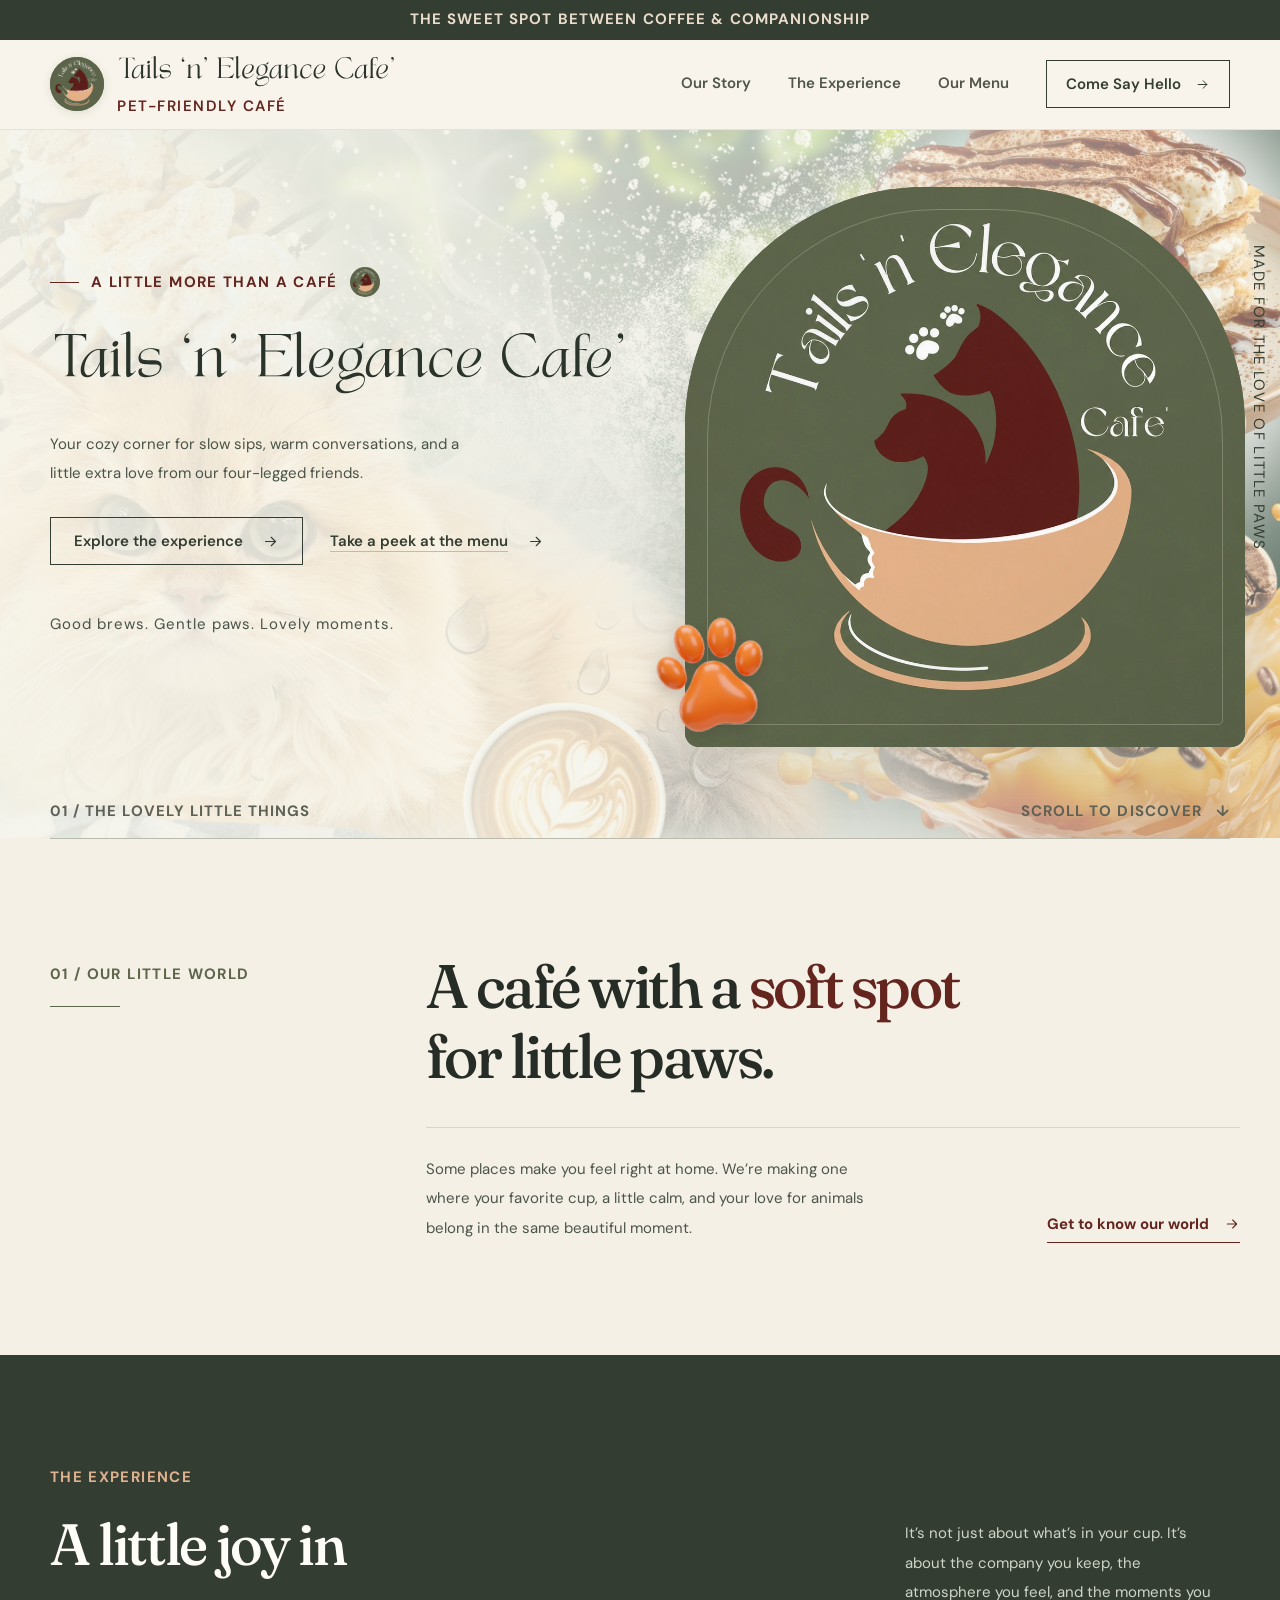
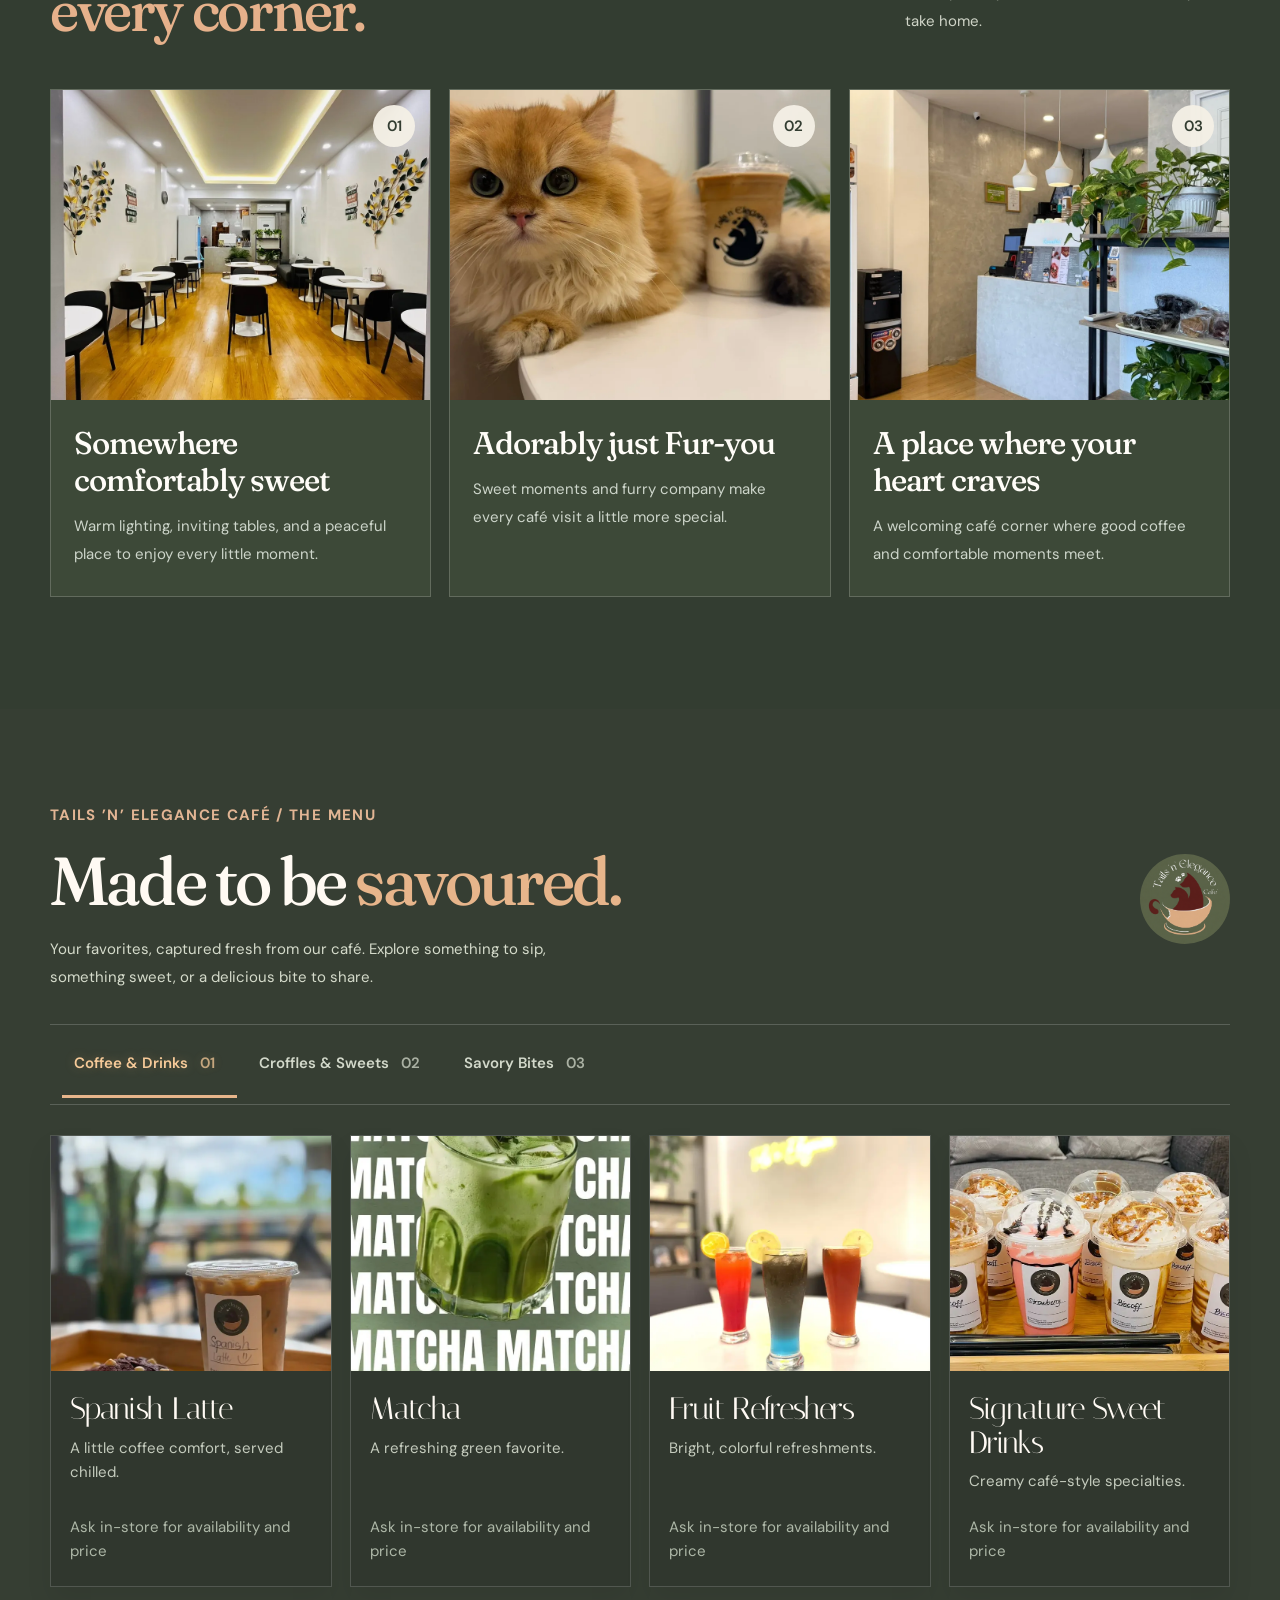
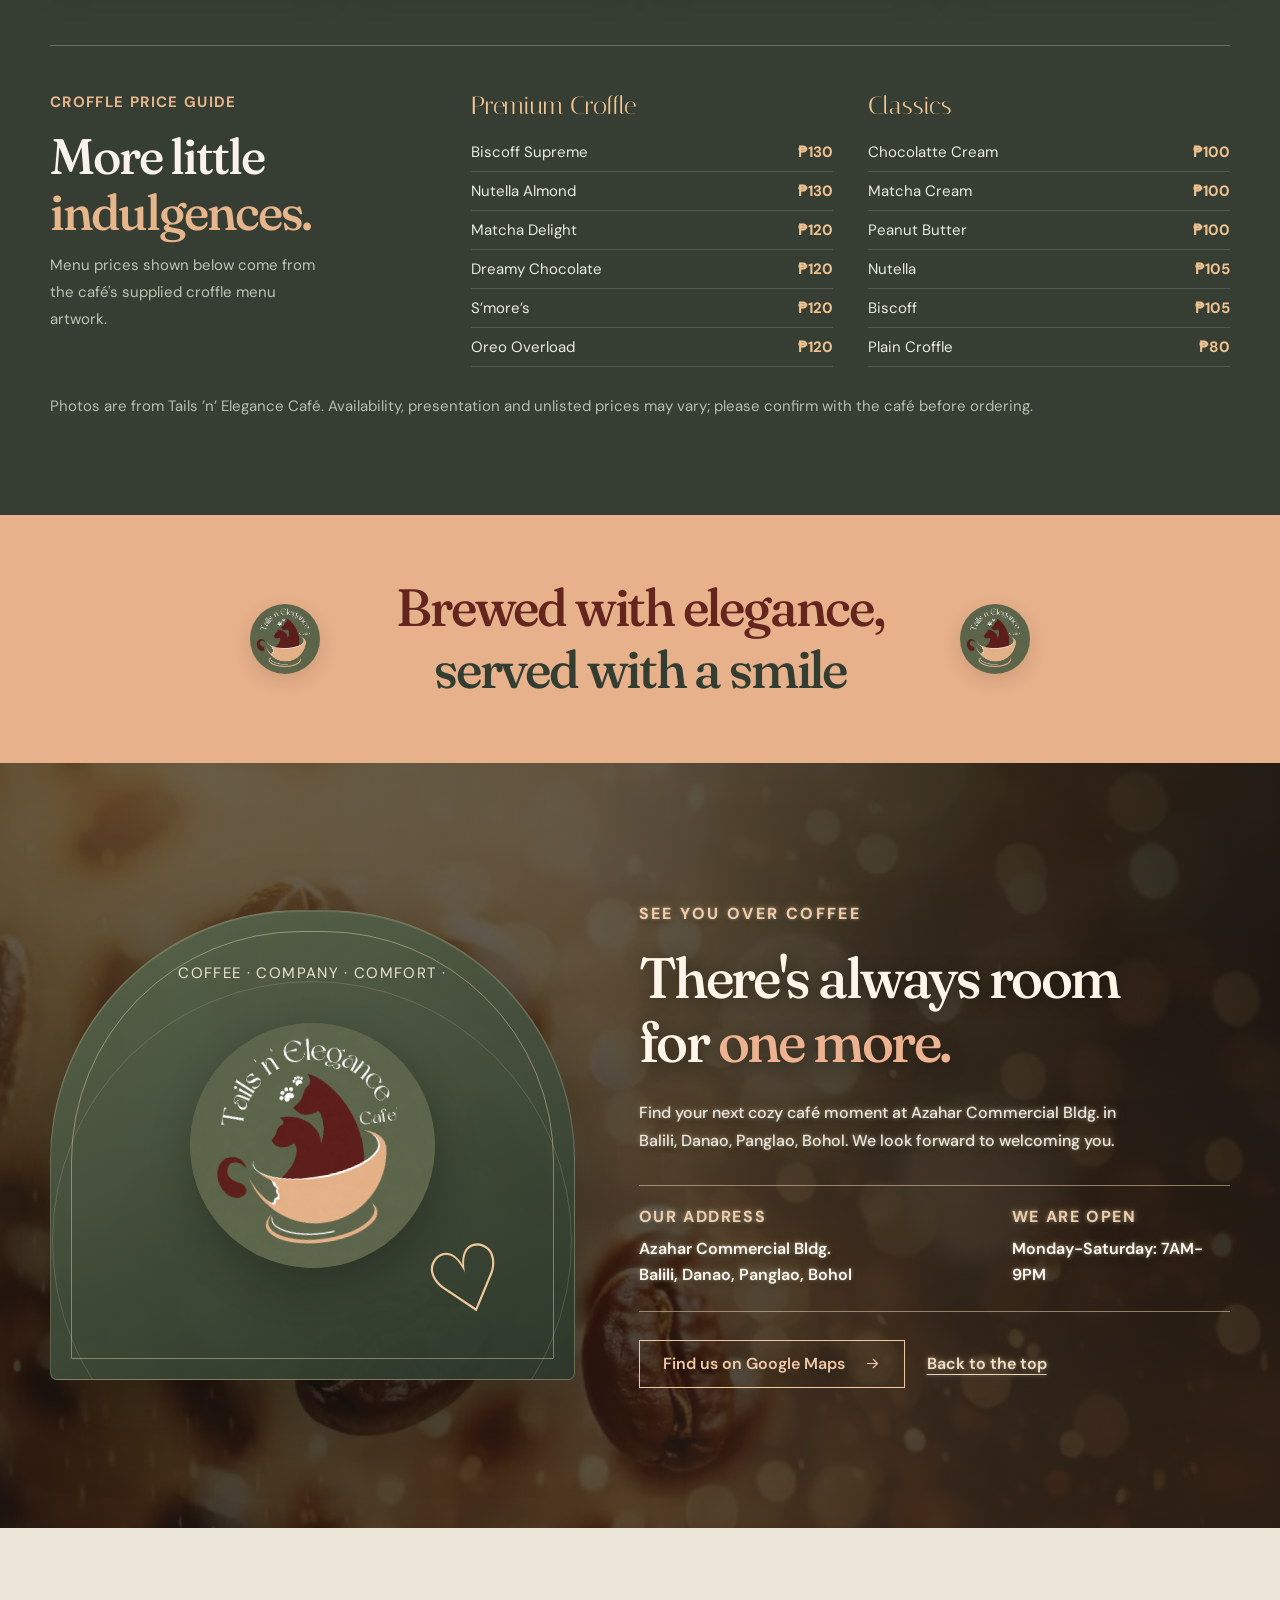
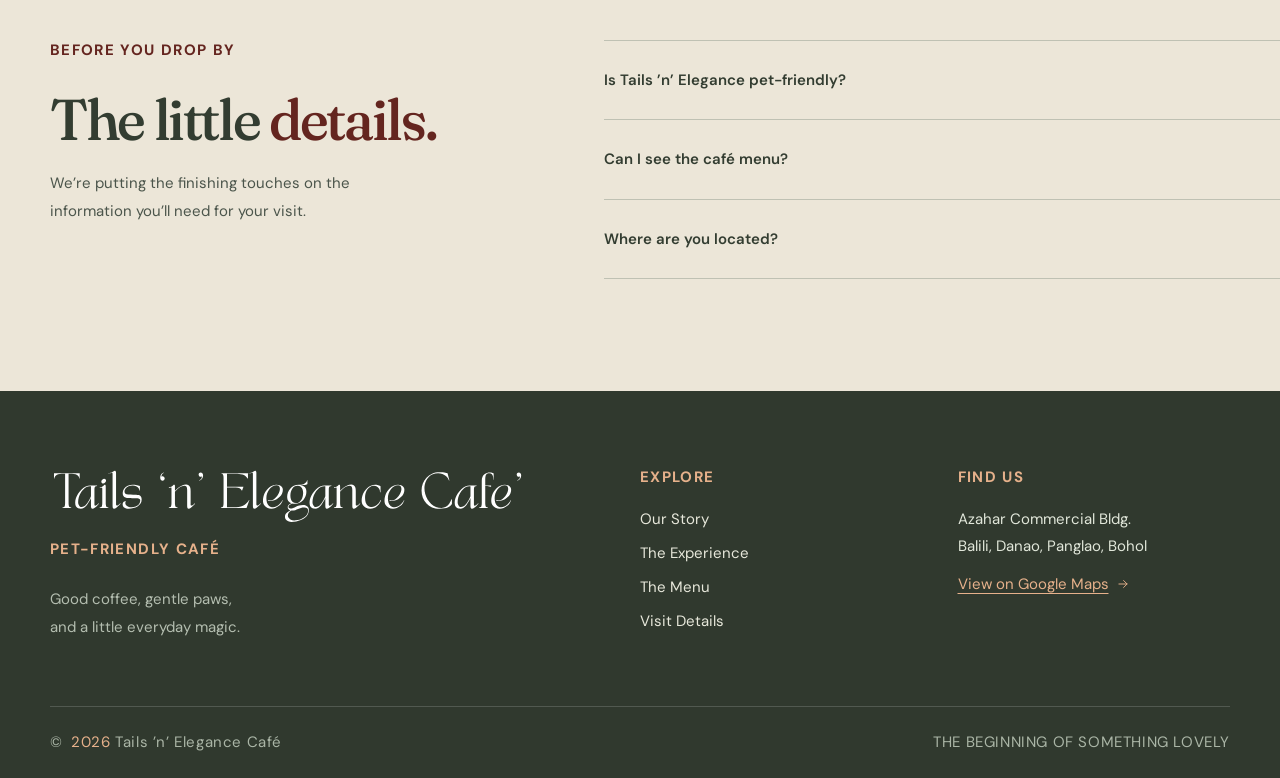
<file: index.html>
<!doctype html>
<html lang="en">
<head>
  <meta charset="utf-8" />
  <meta name="viewport" content="width=device-width, initial-scale=1" />
  <meta name="theme-color" content="#586348" />
  <meta name="description" content="Explore Tails ’n’ Elegance Café, a pet-friendly café at Azahar Commercial Bldg., Balili, Danao, Panglao, Bohol. Open Monday–Saturday, 7 AM–9 PM." />
  <title>Tails ’n’ Elegance Café | Pet-Friendly Café in Panglao, Bohol</title>
  <meta name="robots" content="index, follow, max-image-preview:large" />
  <link rel="canonical" href="https://jenu11.github.io/tails-n-elegance-cafe/" />
  <meta property="og:type" content="website" />
  <meta property="og:locale" content="en_PH" />
  <meta property="og:site_name" content="Tails ’n’ Elegance Café" />
  <meta property="og:title" content="Tails ’n’ Elegance Café | Pet-Friendly Café in Panglao, Bohol" />
  <meta property="og:description" content="Explore Tails ’n’ Elegance Café, a pet-friendly café at Azahar Commercial Bldg., Balili, Danao, Panglao, Bohol. Open Monday–Saturday, 7 AM–9 PM." />
  <meta property="og:url" content="https://jenu11.github.io/tails-n-elegance-cafe/" />
  <meta property="og:image" content="https://jenu11.github.io/tails-n-elegance-cafe/assets/tec-banner-original.jpg" />
  <meta property="og:image:alt" content="Tails ’n’ Elegance Café in Panglao, Bohol" />
  <meta name="twitter:card" content="summary_large_image" />
  <meta name="twitter:title" content="Tails ’n’ Elegance Café | Pet-Friendly Café in Panglao, Bohol" />
  <meta name="twitter:description" content="Explore Tails ’n’ Elegance Café, a pet-friendly café at Azahar Commercial Bldg., Balili, Danao, Panglao, Bohol. Open Monday–Saturday, 7 AM–9 PM." />
  <meta name="twitter:image" content="https://jenu11.github.io/tails-n-elegance-cafe/assets/tec-banner-original.jpg" />
  <link rel="icon" href="assets/tails-n-elegance-logo.webp" type="image/webp" />
  <link rel="preconnect" href="https://fonts.googleapis.com" />
  <link rel="preconnect" href="https://fonts.gstatic.com" crossorigin />
  <link href="https://fonts.googleapis.com/css2?family=Bodoni+Moda:wght@400;500;600&family=DM+Sans:wght@400;450;500;600;700&family=Fraunces:opsz,wght@9..144,400..700&family=Great+Vibes&family=Italiana&display=swap" rel="stylesheet" />
  <link rel="stylesheet" href="styles.css?v=unified-svg-wordmarks-20261104" />
  <script src="script.js?v=visit-cinematic-20261028" defer></script>
  <script type="application/ld+json">
  {"@context":"https://schema.org","@type":"CafeOrCoffeeShop","@id":"https://jenu11.github.io/tails-n-elegance-cafe/#cafe","name":"Tails ’n’ Elegance Café","url":"https://jenu11.github.io/tails-n-elegance-cafe/","image":"https://jenu11.github.io/tails-n-elegance-cafe/assets/tec-banner-original.jpg","description":"Pet-friendly café in Panglao, Bohol.","address":{"@type":"PostalAddress","streetAddress":"Azahar Commercial Bldg., Balili, Danao","addressLocality":"Panglao","addressRegion":"Bohol","addressCountry":"PH"},"openingHoursSpecification":[{"@type":"OpeningHoursSpecification","dayOfWeek":["https://schema.org/Monday","https://schema.org/Tuesday","https://schema.org/Wednesday","https://schema.org/Thursday","https://schema.org/Friday","https://schema.org/Saturday"],"opens":"07:00","closes":"21:00"}]}
  </script>
</head>
<body>
  <svg xmlns="http://www.w3.org/2000/svg" class="sprite" aria-hidden="true" focusable="false">
        <symbol id="i-arrow" viewBox="0 0 24 24"><path d="M5 12h14m-6-6 6 6-6 6" fill="none" stroke="currentColor" stroke-width="1.6" stroke-linecap="round" stroke-linejoin="round"/></symbol>
    <symbol id="i-cup" viewBox="0 0 64 64"><path d="M10 22h32v17a15 15 0 0 1-15 15h-2a15 15 0 0 1-15-15V22Zm32 3h5c12 0 11 17-5 17M7 57h42M21 15c-5-5 4-9 0-13m13 13c-5-5 4-9 0-13" fill="none" stroke="currentColor" stroke-width="2.5" stroke-linecap="round" stroke-linejoin="round"/></symbol>
    <symbol id="i-heart" viewBox="0 0 64 64"><path d="M32 55 9 32C-5 18 16-1 32 18 48-1 69 18 55 32L32 55Z" fill="none" stroke="currentColor" stroke-width="2.8" stroke-linejoin="round"/></symbol>
    <symbol id="i-leaf" viewBox="0 0 64 64"><path d="M56 6C28 7 8 13 9 38c0 12 12 19 23 15C51 47 56 24 56 6ZM8 58c7-15 20-27 36-34" stroke="currentColor" fill="none" stroke-width="2.6" stroke-linecap="round" stroke-linejoin="round"/></symbol>
  </svg>
  <a class="skip-link" href="#main">Skip to content</a>
  <div class="announcement">THE SWEET SPOT BETWEEN COFFEE & COMPANIONSHIP</div>
  <header class="site-header" id="top">
    <div class="shell nav-inner">
      <a class="brand" href="#top" aria-label="Tails 'n' Elegance Cafe, back to top">
        <span class="brand-icon"><img class="brand-logo-image" src="assets/tails-n-elegance-logo.webp" alt="" width="60" height="60" loading="lazy" decoding="async" /></span>
        <span class="brand-wordmark"><span class="brand-name"><img class="brand-name-art" src="assets/te-cafe-main-heading.svg" alt="" aria-hidden="true" width="848" height="116" /><span class="brand-text-accessible">Tails 'n' Elegance Cafe</span></span><small>PET-FRIENDLY CAFÉ</small></span>
      </a>
      <button type="button" class="menu-toggle" aria-label="Open navigation menu" aria-expanded="false" aria-controls="navigation">
        <span></span><span></span><span></span>
      </button>
      <nav class="nav-links" id="navigation" aria-label="Main navigation">
        <a href="#about">Our Story</a>
        <a href="#experience">The Experience</a>
        <a href="#menu">Our Menu</a>
        <a class="nav-cta" href="#visit">Come Say Hello <svg aria-hidden="true"><use href="#i-arrow"/></svg></a>
      </nav>
    </div>
  </header>
  <main id="main">
    <section class="hero" aria-labelledby="hero-title">
      <div class="shell hero-grid">
        <div class="hero-copy">
          <p class="eyebrow"><span class="eyebrow-dash"></span> A LITTLE MORE THAN A CAFÉ <img class="eyebrow-logo" src="assets/tails-n-elegance-logo.webp" alt="" width="30" height="30" loading="lazy" decoding="async" /></p>
          <h1 id="hero-title" class="hero-svg-heading"><img class="hero-svg-heading-art" src="assets/te-cafe-main-heading.svg" alt="Tails 'n' Elegance Café" width="848" height="116" decoding="async" /></h1>
          <p class="hero-description">Your cozy corner for slow sips, warm conversations, and a little extra love from our four-legged friends.</p>
          <div class="hero-actions">
            <a class="btn btn-primary" href="#experience">Explore the experience <svg aria-hidden="true"><use href="#i-arrow"/></svg></a>
            <a class="btn btn-link" href="#menu">Take a peek at the menu <svg aria-hidden="true"><use href="#i-arrow"/></svg></a>
          </div>
          <div class="hero-footnote"><span>Good brews. Gentle paws. Lovely moments.</span></div>
        </div>
        <div class="hero-art-wrap">
          <div class="hero-art">
            <div class="hero-logo-halo"></div>
            <img src="assets/tails-n-elegance-logo.webp" alt="Tails ’n’ Elegance Café brand logo featuring a cat and a dog nestled in a coffee cup, with white paw prints" fetchpriority="high" width="1050" height="1050" />
            <span class="hero-outline" aria-hidden="true"></span>
          </div>
          <div class="hero-paw-stamp" aria-hidden="true"><img src="assets/orange-paw-stamp.png" alt="" width="731" height="740" loading="lazy" decoding="async" /></div>
          <div class="hero-orbit-copy" aria-hidden="true">MADE FOR THE LOVE OF LITTLE PAWS</div>
        </div>
      </div>
      <div class="hero-bottom shell"><span>01 / THE LOVELY LITTLE THINGS</span><span class="hero-scroll-note">SCROLL TO DISCOVER <span aria-hidden="true">↓</span></span></div>
    </section>
    <div class="hero-section-divider shell" aria-hidden="true"></div>
    <section class="intro section-pad" id="about" aria-labelledby="about-title">
      <div class="shell intro-grid">
        <div class="section-index"><span>01 / OUR LITTLE WORLD</span><div class="index-line"></div></div>
        <div class="intro-content"><h2 id="about-title">A café with a <em>soft spot</em><br>for little paws.</h2><div class="intro-bottom"><p>Some places make you feel right at home. We’re making one where your favorite cup, a little calm, and your love for animals belong in the same beautiful moment.</p><a class="inline-link" href="#experience">Get to know our world <svg aria-hidden="true"><use href="#i-arrow"/></svg></a></div></div>
      </div>
    </section>
    <section class="values section-pad" id="experience" aria-labelledby="experience-title">
      <div class="shell">
        <div class="section-heading"><div><p class="eyebrow eyebrow-light">THE EXPERIENCE</p><h2 id="experience-title">A little joy in<br><em>every corner.</em></h2></div><p>It’s not just about what’s in your cup. It’s about the company you keep, the atmosphere you feel, and the moments you take home.</p></div>
        <div class="feature-grid">
          <article class="feature-card feature-card-photo">
            <div class="feature-photo"><img src="assets/experience-sweet.webp" alt="Bright and welcoming Tails ’n’ Elegance Café seating area with warm wood floors and cozy lighting" width="960" height="1280" loading="lazy" decoding="async" /><span class="feature-count">01</span></div>
            <div class="feature-card-copy"><h3>Somewhere comfortably sweet</h3><p>Warm lighting, inviting tables, and a peaceful place to enjoy every little moment.</p></div>
          </article>
          <article class="feature-card feature-card-photo">
            <div class="feature-photo"><img src="assets/experience-fur-you.webp" alt="Fluffy ginger cat relaxing beside a Tails ’n’ Elegance Café drink" width="960" height="1280" loading="lazy" decoding="async" /><span class="feature-count">02</span></div>
            <div class="feature-card-copy"><h3>Adorably just Fur-you</h3><p>Sweet moments and furry company make every café visit a little more special.</p></div>
          </article>
          <article class="feature-card feature-card-photo">
            <div class="feature-photo"><img src="assets/experience-heart-craves.webp" alt="Tails ’n’ Elegance Café service counter with pendant lights and greenery" width="960" height="1280" loading="lazy" decoding="async" /><span class="feature-count">03</span></div>
            <div class="feature-card-copy"><h3>A place where your heart craves</h3><p>A welcoming café corner where good coffee and comfortable moments meet.</p></div>
          </article>
        </div>
      </div>
    </section>
    <section class="menu-section section-pad" id="menu" aria-labelledby="menu-title">
      <div class="shell cafe-menu-shell">
        <div class="cafe-menu-head">
          <div><p class="cafe-menu-kicker">TAILS ’N’ ELEGANCE CAFÉ / THE MENU</p><h2 id="menu-title">Made to be <em>savoured.</em></h2><p class="cafe-menu-intro">Your favorites, captured fresh from our café. Explore something to sip, something sweet, or a delicious bite to share.</p></div>
          <div class="cafe-menu-head-mark" aria-hidden="true"><img src="assets/tails-n-elegance-logo.webp" alt="" loading="lazy" width="120" height="120"/></div>
        </div>
        <div class="cafe-menu-tabs" role="tablist" aria-label="Café menu categories">
          <button id="cafe-tab-drinks" class="cafe-menu-tab" type="button" role="tab" aria-controls="cafe-panel-drinks" aria-selected="true" tabindex="0"><span class="cafe-tab-content">Coffee & Drinks <span class="cafe-tab-num">01</span></span></button>
          <button id="cafe-tab-sweets" class="cafe-menu-tab" type="button" role="tab" aria-controls="cafe-panel-sweets" aria-selected="false" tabindex="-1"><span class="cafe-tab-content">Croffles & Sweets <span class="cafe-tab-num">02</span></span></button>
          <button id="cafe-tab-savory" class="cafe-menu-tab" type="button" role="tab" aria-controls="cafe-panel-savory" aria-selected="false" tabindex="-1"><span class="cafe-tab-content">Savory Bites <span class="cafe-tab-num">03</span></span></button>
        </div>
        <div class="cafe-menu-panel" id="cafe-panel-drinks" role="tabpanel" aria-labelledby="cafe-tab-drinks" ><div class="cafe-product-grid"><article class="cafe-product"><div class="cafe-product-photo"><img src="assets/menu/latte.webp" alt="Spanish Latte at Tails ’n’ Elegance Café" loading="lazy" decoding="async" width="740" height="900" /></div><div class="cafe-product-details"><h3>Spanish Latte</h3><p>A little coffee comfort, served chilled.</p><span class="cafe-product-note">Ask in-store for availability and price</span></div></article>
<article class="cafe-product"><div class="cafe-product-photo"><img src="assets/menu/matcha.webp" alt="Matcha at Tails ’n’ Elegance Café" loading="lazy" decoding="async" width="740" height="900" /></div><div class="cafe-product-details"><h3>Matcha</h3><p>A refreshing green favorite.</p><span class="cafe-product-note">Ask in-store for availability and price</span></div></article>
<article class="cafe-product"><div class="cafe-product-photo"><img src="assets/menu/refreshers.webp" alt="Fruit Refreshers at Tails ’n’ Elegance Café" loading="lazy" decoding="async" width="740" height="900" /></div><div class="cafe-product-details"><h3>Fruit Refreshers</h3><p>Bright, colorful refreshments.</p><span class="cafe-product-note">Ask in-store for availability and price</span></div></article>
<article class="cafe-product"><div class="cafe-product-photo"><img src="assets/menu/frappes.webp" alt="Signature Sweet Drinks at Tails ’n’ Elegance Café" loading="lazy" decoding="async" width="740" height="900" /></div><div class="cafe-product-details"><h3>Signature Sweet Drinks</h3><p>Creamy café-style specialties.</p><span class="cafe-product-note">Ask in-store for availability and price</span></div></article></div></div>
        <div class="cafe-menu-panel" id="cafe-panel-sweets" role="tabpanel" aria-labelledby="cafe-tab-sweets" hidden><div class="cafe-product-grid"><article class="cafe-product"><div class="cafe-product-photo"><img src="assets/menu/croffle.webp" alt="Premium Croffles at Tails ’n’ Elegance Café" loading="lazy" decoding="async" width="740" height="900" /></div><div class="cafe-product-details"><h3>Premium Croffles</h3><p>Golden, crisp and dressed for a sweet moment.</p><span class="cafe-product-price">From ₱120</span></div></article>
<article class="cafe-product"><div class="cafe-product-photo"><img src="assets/menu/biscoff-dessert.webp" alt="Biscoff Dessert at Tails ’n’ Elegance Café" loading="lazy" decoding="async" width="740" height="900" /></div><div class="cafe-product-details"><h3>Biscoff Dessert</h3><p>A sweet treat with a Lotus Biscoff finish.</p><span class="cafe-product-note">Ask in-store for availability and price</span></div></article>
<article class="cafe-product"><div class="cafe-product-photo"><img src="assets/menu/lotus-dessert.webp" alt="Lotus Creations at Tails ’n’ Elegance Café" loading="lazy" decoding="async" width="740" height="900" /></div><div class="cafe-product-details"><h3>Lotus Creations</h3><p>A rich, indulgent café dessert.</p><span class="cafe-product-note">Ask in-store for availability and price</span></div></article>
<article class="cafe-product"><div class="cafe-product-photo"><img src="assets/menu/banana-dessert.webp" alt="Sweet Indulgences at Tails ’n’ Elegance Café" loading="lazy" decoding="async" width="740" height="900" /></div><div class="cafe-product-details"><h3>Sweet Indulgences</h3><p>A sweet finish to your café visit.</p><span class="cafe-product-note">Ask in-store for availability and price</span></div></article></div></div>
        <div class="cafe-menu-panel" id="cafe-panel-savory" role="tabpanel" aria-labelledby="cafe-tab-savory" hidden><div class="cafe-product-grid"><article class="cafe-product"><div class="cafe-product-photo"><img src="assets/menu/beef-nachos.webp" alt="Beef Nachos at Tails ’n’ Elegance Café" loading="lazy" decoding="async" width="740" height="900" /></div><div class="cafe-product-details"><h3>Beef Nachos</h3><p>A generous savory bite to share.</p><span class="cafe-product-price">₱190</span></div></article>
<article class="cafe-product"><div class="cafe-product-photo"><img src="assets/menu/pasta.webp" alt="Creamy Pasta at Tails ’n’ Elegance Café" loading="lazy" decoding="async" width="740" height="900" /></div><div class="cafe-product-details"><h3>Creamy Pasta</h3><p>A cozy comfort-food favorite.</p><span class="cafe-product-note">Ask in-store for availability and price</span></div></article></div></div>
        <div class="cafe-menu-bottom">
          <div><span class="cafe-menu-small-label">CROFFLE PRICE GUIDE</span><h3>More little <em>indulgences.</em></h3><p>Menu prices shown below come from the café's supplied croffle menu artwork.</p></div>
          <div class="cafe-menu-price-columns">
            <div><h4>Premium Croffle</h4><dl><div><dt>Biscoff Supreme</dt><dd>₱130</dd></div><div><dt>Nutella Almond</dt><dd>₱130</dd></div><div><dt>Matcha Delight</dt><dd>₱120</dd></div><div><dt>Dreamy Chocolate</dt><dd>₱120</dd></div><div><dt>S’more’s</dt><dd>₱120</dd></div><div><dt>Oreo Overload</dt><dd>₱120</dd></div></dl></div>
            <div><h4>Classics</h4><dl><div><dt>Chocolatte Cream</dt><dd>₱100</dd></div><div><dt>Matcha Cream</dt><dd>₱100</dd></div><div><dt>Peanut Butter</dt><dd>₱100</dd></div><div><dt>Nutella</dt><dd>₱105</dd></div><div><dt>Biscoff</dt><dd>₱105</dd></div><div><dt>Plain Croffle</dt><dd>₱80</dd></div></dl></div>
          </div>
        </div>
        <p class="cafe-menu-disclaimer">Photos are from Tails ’n’ Elegance Café. Availability, presentation and unlisted prices may vary; please confirm with the café before ordering.</p>
      </div>
    </section>
    <section class="quote-band" aria-label="Our café philosophy">
      <div class="shell quote-content"><img class="quote-brand-logo" src="assets/tails-n-elegance-logo.webp" alt="" width="70" height="70" loading="lazy" decoding="async" /><p>Brewed with elegance,<br><em>served with a smile</em></p><img class="quote-brand-logo" src="assets/tails-n-elegance-logo.webp" alt="" width="70" height="70" loading="lazy" decoding="async" /></div>
    </section>
    <section class="visit section-pad visit-cinematic" id="visit" aria-labelledby="visit-title">
      <div class="visit-motion-layer" aria-hidden="true">
        <video class="visit-motion-video" muted loop playsinline preload="metadata" poster="assets/visit-coffee-poster.webp">
          <source src="assets/visit-coffee-cinematic.mp4" type="video/mp4" />
        </video>
      </div>
      <div class="shell visit-grid">
        <div class="visit-graphic" aria-hidden="true"><div class="visit-ring"><span>COFFEE · COMPANY · COMFORT ·</span></div><img class="visit-big-paw" src="assets/tails-n-elegance-logo.webp" alt="" width="245" height="245" loading="lazy" decoding="async" /><span class="visit-squiggle">♡</span></div>
        <div class="visit-copy"><p class="eyebrow">SEE YOU OVER COFFEE</p><h2 id="visit-title">There's always room<br>for <em>one more.</em></h2><p>Find your next cozy café moment at Azahar Commercial Bldg. in Balili, Danao, Panglao, Bohol. We look forward to welcoming you.</p>
          <div class="visit-info"><div><span>OUR ADDRESS</span><address>Azahar Commercial Bldg.<br>Balili, Danao, Panglao, Bohol</address></div><div><span>WE ARE OPEN</span><strong>Monday-Saturday: 7AM-9PM</strong></div></div>
          <div class="visit-actions"><a class="btn btn-primary" href="https://www.google.com/maps/search/?api=1&query=Azahar%20Commercial%20Bldg.%2C%20Balili%2C%20Danao%2C%20Panglao%2C%20Bohol" target="_blank" rel="noopener noreferrer" aria-label="Search our café address on Google Maps (opens in a new tab)">Find us on Google Maps <svg aria-hidden="true"><use href="#i-arrow"/></svg></a><a class="visit-back-link" href="#top">Back to the top</a></div>
        </div>
      </div>
    </section>
    <section class="faq section-pad" aria-labelledby="faq-title">
      <div class="shell faq-grid"><div class="faq-heading"><p class="eyebrow">BEFORE YOU DROP BY</p><h2 id="faq-title">The little <em>details.</em></h2><p>We’re putting the finishing touches on the information you’ll need for your visit.</p></div><div class="faq-list">
        <details><summary>Is Tails ’n’ Elegance pet-friendly? <span aria-hidden="true">+</span></summary><p>Absolutely, that’s at the heart of our brand. Detailed visiting guidelines, including any pet-specific requirements, will be shared here when confirmed.</p></details>
        <details><summary>Can I see the café menu? <span aria-hidden="true">+</span></summary><p>You can explore the preview categories above. The complete menu and prices will be published once finalized.</p></details>
        <details><summary>Where are you located? <span aria-hidden="true">+</span></summary><p>Visit Tails ’n’ Elegance Café at Azahar Commercial Bldg., Balili, Danao, Panglao, Bohol. <a class="faq-directions" href="https://www.google.com/maps/search/?api=1&query=Azahar%20Commercial%20Bldg.%2C%20Balili%2C%20Danao%2C%20Panglao%2C%20Bohol" target="_blank" rel="noopener noreferrer">Look up the address on Google Maps</a>. We are open Monday-Saturday: 7AM-9PM.</p></details>
      </div></div>
    </section>
  </main>
  <footer class="site-footer"><div class="shell footer-top"><div><a class="footer-brand" href="#top"><img class="footer-brand-art" src="assets/te-cafe-main-heading.svg" alt="Tails 'n' Elegance Café" width="848" height="116" decoding="async" /></a><span class="footer-subtitle">PET-FRIENDLY CAFÉ</span><p>Good coffee, gentle paws,<br>and a little everyday magic.</p></div><div class="footer-nav"><span>EXPLORE</span><a href="#about">Our Story</a><a href="#experience">The Experience</a><a href="#menu">The Menu</a><a href="#visit">Visit Details</a></div><div class="footer-location"><span class="footer-location-label">FIND US</span><address>Azahar Commercial Bldg.<br>Balili, Danao, Panglao, Bohol</address><a href="https://www.google.com/maps/search/?api=1&query=Azahar%20Commercial%20Bldg.%2C%20Balili%2C%20Danao%2C%20Panglao%2C%20Bohol" target="_blank" rel="noopener noreferrer">View on Google Maps <svg aria-hidden="true"><use href="#i-arrow"/></svg></a></div></div><div class="shell footer-bottom"><span>© <span id="year">2026</span> Tails ’n’ Elegance Café</span><span>THE BEGINNING OF SOMETHING LOVELY</span></div></footer>
</body>
</html>
</file>
<file: styles.css>
:root{
  --olive:#5d654b;--olive-dark:#333d31;--olive-ink:#252d26;--wine:#64251f;--peach:#e6b18b;--cream:#f5f0e6;--cream-deep:#ece6d8;--white:#fffdf8;--text:#353b31;--muted:#777a6e;--line:#d9d4c7;
  --heading:'Italiana','Bodoni MT',Georgia,serif;--body:'DM Sans',Arial,sans-serif;
}
*,*::before,*::after{box-sizing:border-box}
html{scroll-behavior:smooth;scroll-padding-top:95px}
body{margin:0;min-width:320px;color:var(--text);background:var(--cream);font-family:var(--body);-webkit-font-smoothing:antialiased}
::selection{background:var(--olive);color:var(--white)}
a{color:inherit;text-decoration:none}
button{font:inherit}
img,svg{max-width:100%}
img{display:block}
svg{width:1.1em;height:1.1em;fill:none}
button,a{-webkit-tap-highlight-color:transparent}
:focus-visible{outline:3px solid var(--wine);outline-offset:4px}
.sprite{position:absolute;width:0;height:0;overflow:hidden}
.skip-link{position:absolute;z-index:1000;left:20px;top:-60px;padding:12px 20px;background:var(--wine);color:white}.skip-link:focus{top:12px}
.shell{width:min(1180px,calc(100% - 88px));margin-inline:auto}
.announcement{min-height:33px;display:flex;justify-content:center;align-items:center;gap:16px;background:var(--olive-dark);color:#e9dccb;font-size:9px;letter-spacing:.23em;font-weight:700;text-align:center;padding:7px 12px}
.site-header{position:relative;z-index:50;background:#f8f4eb;border-bottom:1px solid rgba(59,67,50,.10)}
.nav-inner{height:89px;display:flex;align-items:center;justify-content:space-between;gap:20px}
.brand{display:flex;align-items:center;gap:13px;min-width:0}
.brand-icon{width:54px;height:54px;display:grid;place-items:center;background:var(--olive);border-radius:50%;overflow:hidden;flex:none;box-shadow:0 2px 10px rgba(50,63,44,.12)}
.brand-icon .brand-logo-image{display:block;width:100%;height:100%;object-fit:cover}
.brand-wordmark{display:flex;flex-direction:column;color:var(--olive-dark);white-space:nowrap;min-width:0}
.brand-wordmark .brand-name{display:block;font:400 clamp(21px,2.35vw,30px)/1.08 "Italiana","Bodoni Moda",Georgia,serif;letter-spacing:-.045em;font-optical-sizing:auto;font-feature-settings:"kern" 1,"liga" 1;text-rendering:optimizeLegibility;font-synthesis:none}
.brand-wordmark small{font:600 9px/1.2 var(--body);letter-spacing:.26em;margin-top:7px;color:var(--wine)}
.nav-links{display:flex;align-items:center;gap:37px;font-size:12px;font-weight:600;color:#4f5548}
.nav-links>a:not(.nav-cta){transition:color .2s}
.nav-links>a:not(.nav-cta):hover{color:var(--wine)}
.nav-cta{background:var(--olive-dark);color:var(--white);min-height:43px;padding:0 19px;display:inline-flex;align-items:center;gap:14px;transition:background .2s,transform .2s}
.nav-cta:hover,.btn-primary:hover{background:var(--wine);transform:translateY(-2px)}
.nav-cta svg{width:15px;height:15px}
.menu-toggle{display:none}
.hero{position:relative;isolation:isolate;overflow:hidden;background:#ecece0}
.hero::before{content:'';position:absolute;inset:0;z-index:0;pointer-events:none;background:url('assets/tec-banner-original.jpg') center / cover no-repeat;opacity:.85}
.hero::after{content:'';position:absolute;inset:0;z-index:1;pointer-events:none;background:linear-gradient(90deg,rgba(248,247,237,.90) 0%,rgba(248,247,237,.85) 35%,rgba(248,247,237,.62) 66%,rgba(248,247,237,.30) 100%)}
.hero-grid{position:relative;z-index:2;min-height:647px;display:grid;grid-template-columns:51% 49%;align-items:center;gap:15px;padding-top:57px;padding-bottom:54px}
.hero-copy{padding:0 18px 30px 0;position:relative;z-index:2}
.eyebrow{font-size:10px;letter-spacing:.20em;color:var(--wine);font-weight:700;margin:0 0 26px;display:flex;align-items:center;gap:12px}
.eyebrow-dash{width:29px;height:1px;background:var(--wine);display:inline-block}
.eyebrow .eyebrow-logo{display:block;width:30px;height:30px;object-fit:cover;border-radius:50%;flex:none}
h1,h2,h3,p{margin-top:0}
h1,h2,h3{font-weight:400}
h1,h2{font-family:var(--heading)}
h1{color:var(--olive-ink);font-size:clamp(58px,6.25vw,94px);line-height:.98;letter-spacing:-.046em;margin:0 0 27px;max-width:660px}
h1 em,h2 em{font-style:normal;color:var(--wine)}
.hero-description{font-size:14px;line-height:1.92;max-width:415px;color:#495348;margin:0 0 30px}
.hero-actions{display:flex;align-items:center;gap:24px;flex-wrap:wrap}
.btn{min-height:49px;display:inline-flex;align-items:center;justify-content:center;gap:19px;padding:0 23px;font-size:12px;font-weight:600;transition:background .2s,transform .2s}
.btn svg{width:17px;height:17px;flex:none}
.btn-primary{color:var(--white);background:var(--olive-dark)}
.btn-link{padding:0 3px;color:var(--olive-dark);text-decoration:underline;text-underline-offset:5px;text-decoration-color:#bcbdb1}
.btn-link:hover{color:var(--wine)}
.hero-footnote{display:flex;gap:14px;align-items:center;color:#485248;font-size:10px;letter-spacing:.065em;margin-top:47px}
.hero-art-wrap{position:relative;max-width:560px;width:100%;justify-self:end}
.hero-art{position:relative;overflow:hidden;background:var(--olive);min-height:520px;aspect-ratio:1/1;border-radius:240px 240px 14px 14px;display:flex;align-items:center;justify-content:center;box-shadow:0 20px 60px rgba(44,52,39,.10)}
.hero-art::before{content:'';position:absolute;inset:22px;border:1px solid rgba(246,238,224,.24);border-radius:230px 230px 5px 5px;pointer-events:none;z-index:2}
.hero-art img{width:100%;height:100%;object-fit:cover;position:absolute;inset:0;filter:saturate(.99)}
.hero-art::after{content:'';position:absolute;inset:0;background:linear-gradient(145deg,rgba(79,93,69,.09),transparent 50%,rgba(30,39,30,.08));pointer-events:none}
.hero-logo-halo{position:absolute;inset:0;background:radial-gradient(circle at 50% 40%,#798266 0%,transparent 72%)}
.hero-paw-stamp{position:absolute;bottom:12px;left:-32px;z-index:3;width:118px;pointer-events:none;transform:rotate(-11deg);filter:drop-shadow(0 6px 8px rgba(51,41,29,.2))}
.hero-paw-stamp img{display:block;width:100%;height:auto;transform-origin:50% 76%;animation:paw-stamp 3s ease-in-out infinite}
@keyframes paw-stamp{
  0%{opacity:0;transform:translateY(-22px) scale(1.18)}
  9%{opacity:1;transform:translateY(3px) scale(.89,.85)}
  16%{opacity:1;transform:translateY(0) scale(1)}
  83%{opacity:1;transform:translateY(0) scale(1)}
  100%{opacity:0;transform:translateY(-22px) scale(1.18)}
}
.hero-orbit-copy{position:absolute;top:58px;right:-23px;font-size:9px;letter-spacing:.28em;writing-mode:vertical-rl;color:var(--olive-dark)}
.hero-section-divider{height:1px;background:rgba(74,88,68,.35);border:0;margin:0 auto;}
.hero-bottom{position:relative;z-index:2;display:flex;justify-content:space-between;padding-bottom:17px;color:#5e6256;font-size:9px;letter-spacing:.19em;font-weight:700}
.hero-scroll-note span{font-size:15px;margin-left:9px}
.section-pad{padding-top:112px;padding-bottom:112px}
.intro{background:var(--cream)}
.intro-grid{display:grid;grid-template-columns:31% 69%;gap:10px}
.section-index{display:flex;flex-direction:column;gap:21px;color:var(--olive);font-size:10px;letter-spacing:.21em;font-weight:700;padding-top:13px}
.section-index .index-line{width:70px;height:1px;background:var(--olive)}
.intro h2{font-size:clamp(50px,5.3vw,76px);line-height:1.06;letter-spacing:-.03em;color:var(--olive-ink);margin-bottom:36px}
.intro-bottom{display:grid;grid-template-columns:1.3fr 1fr;align-items:end;gap:34px;border-top:1px solid var(--line);padding-top:27px}
.intro-bottom p{max-width:480px;font-size:14px;line-height:1.95;color:#4b554b;margin:0}
.inline-link{display:inline-flex;align-items:center;gap:15px;justify-self:end;border-bottom:1px solid var(--wine);padding-bottom:8px;color:var(--wine);font-size:12px;font-weight:700}
.inline-link svg{width:16px;height:16px}
.values{background:var(--olive-dark);color:var(--white)}
.section-heading{display:flex;justify-content:space-between;align-items:end;gap:48px;margin-bottom:46px}
.eyebrow-light{color:#e0b18f;margin-bottom:24px}.eyebrow-light span{font-size:13px}
.section-heading h2{font-size:clamp(55px,5vw,80px);line-height:1.06;letter-spacing:-.03em;margin:0}
.section-heading h2 em{color:var(--peach)}
.section-heading>p{font-size:13px;max-width:325px;line-height:1.95;color:#d0d5c8;margin:0 0 7px}
.feature-grid{display:grid;grid-template-columns:repeat(3,1fr);gap:18px}
.feature-card{border:1px solid rgba(255,253,248,.24);padding:18px 18px 30px;background:rgba(255,255,255,.025)}
.feature-illustration{height:195px;position:relative;display:grid;place-items:center;margin-bottom:25px}
.feature-illustration.warm{background:#d8d5c2;color:var(--olive-dark)}
.feature-illustration.peach{background:#e9b58d;color:var(--wine)}
.feature-illustration.cream{background:#f2e6d5;color:var(--wine)}
.feature-illustration>svg{width:84px;height:84px;transition:transform .3s}.feature-card:hover .feature-illustration>svg{transform:translateY(-4px) rotate(-4deg)}
.feature-illustration>.feature-brand-logo{display:block;width:138px;height:138px;object-fit:cover;border-radius:50%;box-shadow:0 12px 25px rgba(68,43,29,.12);transition:transform .3s}
.feature-card:hover .feature-illustration>.feature-brand-logo{transform:translateY(-4px) rotate(-4deg)}
.feature-count{position:absolute;right:20px;top:18px;font:13px var(--heading);color:inherit;opacity:.65}
.feature-card h3{font:35px/1.1 var(--heading);margin:0 0 10px;color:var(--white)}
.feature-card p{font-size:12px;color:#c5cbbf;line-height:1.9;margin:0;max-width:295px}
.menu-section{background:#f3eee4}
.menu-heading{text-align:center;max-width:770px;margin:0 auto 48px}
.menu-heading .eyebrow{justify-content:center}
.menu-heading h2{font-size:clamp(54px,5.3vw,77px);line-height:1.03;color:var(--olive-dark);letter-spacing:-.03em;margin-bottom:20px}
.menu-heading>p:last-child{font-size:13px;color:#798073;line-height:1.85;max-width:520px;margin:0 auto}
.menu-grid{display:grid;grid-template-columns:repeat(3,1fr);gap:18px}
.menu-card{position:relative;min-height:365px;display:flex;flex-direction:column;background:#fffaf2;border:1px solid #e3ddce;padding:27px 30px 26px;overflow:hidden;transition:transform .2s,box-shadow .2s}
.menu-card:hover{transform:translateY(-4px);box-shadow:0 18px 35px rgba(40,49,36,.06)}
.menu-card:nth-child(2){background:#ebe8d9}
.menu-card:nth-child(3){background:#e9d8c8}
.menu-ornament{position:absolute;right:20px;top:19px;opacity:.22;color:var(--wine)}
.menu-ornament svg{width:65px;height:65px}
.menu-number{font-size:9px;font-weight:700;letter-spacing:.17em;color:#8e756d;margin-bottom:56px}
.menu-card h3{font:clamp(36px,3vw,47px)/1.04 var(--heading);color:var(--olive-dark);margin-bottom:14px;letter-spacing:-.02em}
.menu-card h3 em{color:var(--wine);font-style:normal}
.menu-card p{font-size:12px;line-height:1.85;color:#74796c;max-width:250px;margin-bottom:24px}
.menu-category{display:inline-flex;align-self:flex-start;margin-top:auto;border-top:1px solid #b8afa0;padding-top:14px;color:var(--wine);font-size:9px;letter-spacing:.22em;font-weight:700;width:100%}
.quote-band{background:var(--peach);color:var(--wine)}
.quote-content{min-height:248px;display:flex;justify-content:center;align-items:center;gap:76px;text-align:center}
.quote-content p{margin:0;font:clamp(33px,4vw,61px)/1.14 var(--heading);letter-spacing:-.035em}
.quote-content p em{font-style:normal;color:var(--olive-dark)}
.quote-content>.quote-brand-logo{display:block;width:70px;height:70px;flex:none;object-fit:cover;border-radius:50%;box-shadow:0 6px 18px rgba(88,38,30,.15)}
.visit{background:var(--white)}
.visit-grid{display:grid;grid-template-columns:43% 57%;align-items:center;gap:85px}
.visit-graphic{position:relative;min-height:470px;background:var(--olive);display:grid;place-items:center;overflow:hidden;border-radius:250px 250px 7px 7px}
.visit-graphic::before{position:absolute;content:'';inset:20px;border:1px solid rgba(245,241,230,.38);border-radius:230px 230px 1px 1px}
.visit-graphic::after{position:absolute;content:'';width:520px;height:520px;border:1px solid rgba(241,223,199,.15);border-radius:50%;top:70px}
.visit-big-paw{display:block;width:245px;height:245px;object-fit:cover;border-radius:50%;transform:rotate(-8deg);z-index:1;box-shadow:0 16px 35px rgba(22,33,23,.15)}
.visit-ring{position:absolute;top:52px;left:0;right:0;text-align:center;color:#eee4d2;font-size:10px;letter-spacing:.30em;z-index:2}
.visit-squiggle{position:absolute;bottom:44px;right:66px;font:90px var(--heading);color:#f2ebdd;transform:rotate(-17deg)}
.visit-copy .eyebrow{margin-bottom:24px}
.visit-copy h2{font-size:clamp(50px,5vw,76px);line-height:1.04;letter-spacing:-.03em;color:var(--olive-dark);margin-bottom:21px}
.visit-copy>p:not(.eyebrow){max-width:450px;color:#74796e;font-size:13px;line-height:1.96;margin-bottom:31px}
.visit-info{display:flex;gap:46px;padding:20px 0;margin-bottom:28px;border-top:1px solid var(--line);border-bottom:1px solid var(--line)}
.visit-info>div{display:flex;flex-direction:column;gap:9px}
.visit-info span{font-size:9px;letter-spacing:.19em;color:#999b8c;font-weight:700}
.visit-info strong{font-size:13px;font-weight:600;color:var(--olive-dark)}
.faq{background:var(--cream-deep)}
.faq-grid{display:grid;grid-template-columns:41% 59%;gap:70px}
.faq h2{font-size:clamp(50px,4.7vw,72px);line-height:1.1;color:var(--olive-dark);margin-bottom:18px}
.faq-heading>p:last-child{font-size:13px;color:#4b554b;line-height:1.85;max-width:320px}
.faq-list{border-top:1px solid #bfc1b3}
.faq details{border-bottom:1px solid #bfc1b3;padding:0}
.faq summary{list-style:none;cursor:pointer;padding:22px 0;display:flex;justify-content:space-between;align-items:center;gap:10px;color:var(--olive-dark);font-size:14px;font-weight:600}
.faq summary::-webkit-details-marker{display:none}
.faq summary>span{font-size:23px;font-weight:400;color:var(--wine);transition:transform .2s}
.faq details[open] summary>span{transform:rotate(45deg)}
.faq details p{font-size:13px;color:#4b554b;line-height:1.9;margin:0;padding:0 40px 24px 0}
.site-footer{background:#30392e;color:#e7e8db;padding-top:73px}
.footer-top{display:grid;grid-template-columns:2fr 1fr 1fr;gap:45px;padding-bottom:64px}
.footer-brand{display:block;font:48px/1 var(--heading);letter-spacing:-.025em}
.footer-subtitle{display:block;font-size:10px;font-weight:700;letter-spacing:.32em;color:var(--peach);margin-top:9px}
.footer-top p{font-size:13px;color:#b4beb0;line-height:1.9;margin:25px 0 0}
.footer-nav{display:flex;flex-direction:column;align-items:flex-start;gap:14px;font-size:12px}
.footer-nav>span{font-size:9px;letter-spacing:.19em;color:var(--peach);font-weight:700;margin:3px 0 7px}
.footer-nav a:hover{color:var(--peach)}
.footer-paw{display:flex;flex-direction:column;align-items:flex-start;gap:25px;color:var(--peach)}
.footer-paw .footer-brand-logo{display:block;width:100px;height:100px;object-fit:cover;border-radius:50%;box-shadow:0 6px 20px rgba(0,0,0,.16)}
.footer-paw span{font-size:10px;letter-spacing:.12em;line-height:1.7;max-width:185px}
.footer-bottom{border-top:1px solid rgba(255,255,255,.16);min-height:72px;display:flex;align-items:center;justify-content:space-between;gap:15px;color:#aab5a6;font-size:9px;letter-spacing:.12em}
.footer-bottom span span{color:var(--peach);margin-left:4px}
@media(max-width:1150px){.nav-links{gap:24px}.hero-grid{min-height:570px}.hero-art{min-height:460px}.hero h1{font-size:clamp(54px,6.2vw,78px)}.visit-grid{gap:65px}}
@media(max-width:950px){.shell{width:min(100% - 56px,1180px)}.brand-wordmark{font-size:25px}.nav-links{gap:17px}.nav-links a{font-size:11px}.nav-cta{padding:0 13px}.hero-grid{grid-template-columns:52% 48%;min-height:530px}.hero-art{min-height:auto}.hero h1{font-size:clamp(49px,5.9vw,70px)}.intro-grid{grid-template-columns:25% 75%}.intro-bottom{grid-template-columns:1fr}.inline-link{justify-self:start}.feature-illustration{height:160px}.feature-card h3{font-size:28px}.visit-grid{gap:42px}}
@media(max-width:820px){
  .menu-toggle{width:42px;height:42px;display:flex;flex-direction:column;align-items:center;justify-content:center;gap:6px;border:1px solid #bdc0b2;background:transparent;cursor:pointer;z-index:52}
  .menu-toggle span{display:block;width:19px;height:1.5px;background:var(--olive-dark);transition:transform .2s,opacity .2s}
  .menu-toggle[aria-expanded='true'] span:first-child{transform:translateY(7.5px) rotate(45deg)}.menu-toggle[aria-expanded='true'] span:nth-child(2){opacity:0}.menu-toggle[aria-expanded='true'] span:last-child{transform:translateY(-7.5px) rotate(-45deg)}
  .nav-links{display:none;position:absolute;top:100%;left:0;right:0;background:var(--cream);padding:21px 28px 28px;box-shadow:0 15px 22px rgba(40,50,36,.09);border-bottom:1px solid var(--line);align-items:stretch;flex-direction:column;gap:22px}
  .nav-links.open{display:flex}.nav-links>a:not(.nav-cta){font-size:14px}
  .nav-cta{width:fit-content;padding:0 20px}
  .hero-grid{grid-template-columns:1fr;gap:35px;padding-top:60px;padding-bottom:55px}
  .hero-copy{padding:0;max-width:660px}.hero h1{font-size:clamp(63px,9.2vw,92px)}.hero-description{max-width:550px}
  .hero-art-wrap{justify-self:center;max-width:620px}.hero-art{max-width:620px;min-height:0;aspect-ratio:1}.hero-orbit-copy{right:-20px}
  .section-pad{padding-top:85px;padding-bottom:85px}
  .intro-grid{grid-template-columns:1fr}.section-index{flex-direction:row;align-items:center;gap:19px;padding:0 0 25px}.section-index .index-line{width:55px}.section-index svg{margin:0;width:19px;height:19px}
  .section-heading{flex-direction:column;align-items:start;gap:21px}
  .section-heading>p{max-width:520px}
  .feature-grid{gap:12px}.feature-card{padding:12px 12px 20px}.feature-illustration{height:145px}.feature-illustration>svg{width:60px;height:60px}.feature-illustration>.feature-brand-logo{width:105px;height:105px}.feature-card h3{font-size:28px}
  .menu-grid{gap:12px}.menu-card{padding:25px 20px;min-height:350px}.menu-card h3{font-size:38px}
  .quote-content{gap:35px}
  .visit-grid{grid-template-columns:1fr 1fr;gap:35px}.visit-graphic{min-height:400px}.visit-big-paw{width:185px;height:185px}
  .faq-grid{grid-template-columns:1fr;gap:25px}.footer-top{grid-template-columns:2fr 1fr;gap:30px}.footer-paw{display:none}
}
@media(max-width:600px){
  .shell{width:calc(100% - 40px)}.announcement{font-size:8px;letter-spacing:.12em;gap:8px;min-height:30px}
  .nav-inner{height:75px}.brand{gap:9px}.brand-icon{width:44px;height:44px}.brand-wordmark{font-size:23px}.brand-wordmark small{font-size:8px}
  .hero-grid{padding-top:49px;padding-bottom:51px;gap:46px}.hero .eyebrow{font-size:9px;margin-bottom:24px}
  h1{font-size:clamp(50px,12.6vw,77px)!important;line-height:1.015;margin-bottom:25px}
  .hero-description{font-size:13px;line-height:1.83}.hero-actions{gap:11px}.btn{font-size:11px;min-height:47px;padding:0 17px}
  .hero-footnote{margin-top:29px;line-height:1.5}.hero-art-wrap{max-width:490px}.hero-art{aspect-ratio:1;border-radius:45% 45% 10px 10px}.hero-art::before{inset:13px;border-radius:45% 45% 5px 5px}
  
  .hero-orbit-copy{right:-12px;top:30px;font-size:7px}
  .hero-bottom{padding-bottom:14px;font-size:7px}
  
  .section-pad{padding-top:75px;padding-bottom:77px}.intro h2,.section-heading h2,.menu-heading h2,.visit-copy h2,.faq h2{font-size:clamp(43px,10.6vw,62px)}
  .intro-bottom{padding-top:20px;gap:24px}.intro-bottom p{font-size:13px}
  .feature-grid,.menu-grid{grid-template-columns:1fr;gap:14px}.feature-card{padding:14px 14px 25px}.feature-illustration{height:185px}.feature-illustration>.feature-brand-logo{width:138px;height:138px}.feature-card h3{font-size:35px}.feature-card p{font-size:13px}
  .menu-heading{margin-bottom:32px}.menu-card{min-height:310px;padding:25px}.menu-number{margin-bottom:40px}.menu-card h3{font-size:44px}.menu-card p{font-size:13px}
  .quote-content{min-height:185px;gap:10px}.quote-content>.quote-brand-logo{width:37px;height:37px}.quote-content p{font-size:clamp(30px,7vw,45px)}
  .visit-grid{grid-template-columns:1fr;gap:42px}.visit-graphic{max-width:460px;width:100%;min-height:410px;justify-self:center}.visit-copy>p:not(.eyebrow){font-size:13px}.visit-info{gap:29px}
  .faq summary{font-size:13px}.footer-top{grid-template-columns:1fr 1fr;gap:22px;padding-bottom:45px}.footer-brand{font-size:38px}.footer-top p{font-size:11px}.footer-nav{font-size:11px}.footer-bottom{flex-direction:column;align-items:start;justify-content:center;gap:9px;font-size:8px;padding:14px 0}
}
@media(max-width:380px){.brand-wordmark{font-size:20px}.hero h1{font-size:48px!important}.hero-actions{flex-direction:column;align-items:flex-start}.hero-bottom span:first-child{display:none}.hero-bottom{justify-content:flex-end}.footer-top{grid-template-columns:1fr}.footer-nav{margin-top:8px}}
@media(prefers-reduced-motion:reduce){*,*::before,*::after{scroll-behavior:auto!important;transition:none!important;animation:none!important}}

/* STAGE 2 — HOMEPAGE HEADLINE SCRIPT: licensed, commercial-friendly Great Vibes. */
#hero-title {
  font-family: "Great Vibes", "Brush Script MT", cursive;
  font-size: clamp(52px, 5.6vw, 82px) !important;
  font-weight: 400;
  line-height: 1.17;
  letter-spacing: 0;
  max-width: 100%;
  padding: 10px 0 12px;
}
#hero-title em {
  font-family: inherit;
  font-weight: inherit;
  font-style: normal;
  color: var(--wine);
}
@media (max-width: 820px) {
  #hero-title { font-size: clamp(54px, 8.5vw, 76px) !important; }
}
@media (max-width: 600px) {
  #hero-title { font-size: clamp(42px, 9.4vw, 57px) !important; line-height: 1.2; }
}
@media (max-width: 380px) {
  #hero-title { font-size: 42px !important; }
}

/* Brand photo menu showcase — independent of earlier placeholder menu-card styles */
.menu-section{background:#363e33;color:#f8f3e6;padding-top:96px;padding-bottom:96px}
.cafe-menu-shell{max-width:1180px}
.cafe-menu-head{display:flex;justify-content:space-between;gap:32px;align-items:center;margin-bottom:32px}
.cafe-menu-kicker{font-size:10px;letter-spacing:.21em;font-weight:700;color:#e2b594;margin:0 0 18px}
.cafe-menu-kicker span{padding:0 9px}
.cafe-menu-head h2{font:clamp(52px,5.9vw,83px)/1.02 var(--heading);letter-spacing:-.03em;color:#fffaf3;margin:0 0 18px}
.cafe-menu-head h2 em{color:#e7b58b;font-style:normal}
.cafe-menu-intro{font-size:13px;max-width:520px;line-height:1.85;color:#d5dbcb;margin:0}
.cafe-menu-head-mark{flex:none;width:90px;height:90px;border-radius:50%;overflow:hidden;opacity:.95}
.cafe-menu-head-mark img{width:100%;height:100%;object-fit:cover}
.cafe-menu-tabs{display:flex;align-items:stretch;border-top:1px solid rgba(255,255,255,.18);border-bottom:1px solid rgba(255,255,255,.18);margin-bottom:30px;gap:0;overflow:auto}
.cafe-menu-tab{appearance:none;background:transparent;border:0;border-bottom:3px solid transparent;color:#d2d8ca;font:600 14px var(--body);padding:21px 22px;white-space:nowrap;cursor:pointer;display:flex;gap:12px;align-items:center;transition:color .2s,border-color .2s}
.cafe-menu-tab:first-child{padding-left:0}
.cafe-menu-tab span{font-size:9px;opacity:.55}
.cafe-menu-tab[aria-selected="true"]{color:#f6ca99;border-color:#e7b58b}
.cafe-menu-tab:hover{color:#fff}
.cafe-menu-panel[hidden]{display:none}
.cafe-product-grid{display:grid;grid-template-columns:repeat(4,minmax(0,1fr));gap:18px}
.cafe-product{min-width:0;border:1px solid rgba(255,255,255,.16);background:#30372e;overflow:hidden;display:flex;flex-direction:column;box-shadow:0 14px 26px rgba(0,0,0,.07);transition:transform .25s,border-color .25s}
.cafe-product:hover{transform:translateY(-4px);border-color:rgba(248,209,172,.6)}
.cafe-product-photo{height:235px;overflow:hidden;background:#555f48}
.cafe-product-photo img{display:block;width:100%;height:100%;object-fit:cover;transition:transform .35s}
.cafe-product:hover .cafe-product-photo img{transform:scale(1.035)}
.cafe-product-details{padding:21px 19px 23px;display:flex;flex-direction:column;flex:1}
.cafe-product h3{font:31px/1.07 var(--heading);color:#fffaf4;letter-spacing:-.03em;margin:0 0 10px}
.cafe-product p{font:12px/1.65 var(--body);color:#c4cbbd;margin:0 0 21px}
.cafe-product-price{margin-top:auto;color:#eec295;font:700 17px var(--body)}
.cafe-product-note{margin-top:auto;color:#aeb8a8;font:10px/1.55 var(--body)}
.cafe-menu-bottom{border-top:1px solid rgba(255,255,255,.24);display:grid;grid-template-columns:31% 1fr;gap:55px;margin-top:58px;padding-top:45px}
.cafe-menu-small-label{font-size:10px;font-weight:700;letter-spacing:.2em;color:#e7b58b}
.cafe-menu-bottom h3{font:clamp(38px,4vw,55px)/1.07 var(--heading);margin:15px 0 12px;color:#f9f3eb}
.cafe-menu-bottom h3 em{font-style:normal;color:#e7b58b}
.cafe-menu-bottom>div>p{font-size:12px;line-height:1.8;color:#bac5b2;max-width:265px}
.cafe-menu-price-columns{display:grid;grid-template-columns:repeat(2,minmax(0,1fr));gap:35px}
.cafe-menu-price-columns h4{font:25px var(--heading);color:#f2c594;margin:0 0 13px}
.cafe-menu-price-columns dl{margin:0}
.cafe-menu-price-columns dl>div{display:flex;justify-content:space-between;gap:15px;border-bottom:1px solid rgba(255,255,255,.14);padding:9px 0;font-size:12px}
.cafe-menu-price-columns dt{color:#e8ede3}
.cafe-menu-price-columns dd{margin:0;color:#efc391;font-weight:700;white-space:nowrap}
.cafe-menu-disclaimer{font-size:10px;color:#b4bead;margin:26px 0 0;line-height:1.65}
@media(max-width:950px){.cafe-product-grid{grid-template-columns:repeat(2,minmax(0,1fr))}.cafe-product-photo{height:300px}.cafe-menu-bottom{grid-template-columns:1fr;gap:18px}}
@media(max-width:600px){.menu-section{padding-top:67px;padding-bottom:70px}.cafe-menu-head{align-items:flex-start;gap:12px}.cafe-menu-head h2{font-size:clamp(42px,10.4vw,62px)}.cafe-menu-head-mark{width:57px;height:57px}.cafe-menu-tabs{margin-bottom:23px}.cafe-menu-tab{padding:17px 15px;font-size:12px}.cafe-product-grid{gap:11px}.cafe-product-photo{height:190px}.cafe-product-details{padding:14px 12px 17px}.cafe-product h3{font-size:24px}.cafe-product p{font-size:11px}.cafe-menu-price-columns{gap:18px}.cafe-menu-price-columns dl>div{font-size:11px}}
@media(max-width:420px){.cafe-product-photo{height:165px}.cafe-menu-price-columns{grid-template-columns:1fr}.cafe-menu-head-mark{display:none}}


/* TAILS N ELEGANCE — brand slogan consistent with homepage Great Vibes typography */
.quote-content p {
  font-family: "Great Vibes", "Brush Script MT", cursive;
  font-size: clamp(40px, 4.7vw, 70px);
  font-weight: 400;
  letter-spacing: 0;
  line-height: 1.17;
  padding: 12px 0;
  max-width: 860px;
  text-wrap: balance;
}
.quote-content p em { font-family: inherit; font-weight: inherit; font-style: normal; }
@media (max-width: 820px) {
  .quote-content { gap: 22px; }
  .quote-content p { font-size: clamp(36px, 5.8vw, 56px); }
  .quote-content > .quote-brand-logo { width: 48px; height: 48px; }
}
@media (max-width: 600px) {
  .quote-content { flex-direction: column; gap: 7px; padding: 24px 0; }
  .quote-content p { font-size: clamp(38px, 9.2vw, 52px); line-height: 1.16; }
  .quote-content > .quote-brand-logo { width: 38px; height: 38px; }
}


/* Experience section: official café photography, desktop and mobile */
#experience .feature-card-photo{padding:0;overflow:hidden;background:#3d4938;display:flex;flex-direction:column;border:1px solid rgba(255,253,248,.19);transition:transform .25s,border-color .25s,box-shadow .25s}
#experience .feature-card-photo:hover{transform:translateY(-4px);border-color:rgba(242,188,144,.65);box-shadow:0 14px 36px rgba(13,27,16,.22)}
#experience .feature-photo{position:relative;width:100%;height:310px;overflow:hidden;background:#53614c}
#experience .feature-photo img{display:block;width:100%;height:100%;object-fit:cover;object-position:center 52%;transition:transform .35s ease}
#experience .feature-card-photo:hover .feature-photo img{transform:scale(1.035)}
#experience .feature-photo .feature-count{top:15px;right:15px;width:42px;height:42px;display:grid;place-items:center;background:rgba(245,241,230,.95);border-radius:50%;font:600 12px var(--body);color:var(--olive-dark);opacity:1}
#experience .feature-card-copy{padding:25px 23px 28px;display:flex;flex-direction:column;flex:1}
#experience .feature-card-photo h3{font:clamp(26px,2.8vw,35px)/1.12 var(--heading);color:var(--white);margin:0 0 14px;max-width:100%;overflow-wrap:break-word}
#experience .feature-card-photo p{font-size:12px;line-height:1.85;color:#cdd5ca;margin:0;max-width:100%}
@media(max-width:950px){#experience .feature-photo{height:250px}#experience .feature-card-copy{padding:22px 17px 25px}#experience .feature-card-photo h3{font-size:28px}}
@media(max-width:820px){#experience .feature-photo{height:220px}#experience .feature-card-copy{padding:20px 14px 23px}#experience .feature-card-photo h3{font-size:27px}}
@media(max-width:600px){#experience .feature-grid{grid-template-columns:1fr;gap:18px}#experience .feature-photo{height:auto;aspect-ratio:4/3}#experience .feature-card-copy{padding:24px 22px 29px}#experience .feature-card-photo h3{font-size:clamp(30px,8vw,39px)}#experience .feature-card-photo p{font-size:13px}}


/* The official Panglao café address, set consistently across visit and footer. */
.visit-info{display:grid;grid-template-columns:minmax(0,1.6fr) minmax(120px,1fr);gap:24px}
.visit-info>div{min-width:0}
.visit-info address{font-style:normal;font-size:14px;font-weight:600;line-height:1.65;color:var(--olive-dark)}
.visit-info strong{line-height:1.65}
.visit-actions{display:flex;align-items:center;gap:22px;flex-wrap:wrap}
.visit-back-link{font-size:12px;font-weight:600;color:var(--olive-dark);text-decoration:underline;text-underline-offset:5px}
.visit-back-link:hover{color:var(--wine)}
.faq-directions{color:var(--wine);text-decoration:underline;text-underline-offset:3px;font-weight:600}
.faq-directions:hover{color:var(--olive-dark)}
.footer-location{display:flex;flex-direction:column;align-items:flex-start;gap:14px;min-width:0}
.footer-location-label{font-size:9px;letter-spacing:.19em;font-weight:700;color:var(--peach);margin:3px 0 4px}
.footer-location address{font-style:normal;font-size:12px;line-height:1.8;color:#e1e7da}
.footer-location a{display:inline-flex;align-items:center;gap:7px;font-size:11px;color:var(--peach);text-decoration:underline;text-underline-offset:4px}
.footer-location a:hover{color:#fff}
.footer-location a svg{width:14px;height:14px}
@media(max-width:820px){.footer-location{grid-column:1/-1;max-width:410px}.visit-info{gap:14px}}
@media(max-width:480px){.visit-info{grid-template-columns:1fr;gap:20px}.visit-actions{align-items:flex-start;flex-direction:column;gap:19px}.visit-actions .btn{max-width:100%;text-align:center}}


/* Logo-inspired, high-contrast serif wordmark. Navigation stays horizontal for legibility. */
@media (min-width:821px) and (max-width:960px) {
  .brand-wordmark .brand-name{font-size:20px}
  .nav-links{gap:12px}
  .nav-cta{padding-left:11px;padding-right:11px}
}
@media (max-width:820px) {
  .brand-wordmark .brand-name{font-size:clamp(20px,3.15vw,27px)}
}
@media (max-width:600px) {
  .brand-wordmark .brand-name{font-size:clamp(16px,4.25vw,21px);letter-spacing:-.06em}
  .brand-wordmark small{font-size:8px;letter-spacing:.18em;margin-top:4px}
}
@media (max-width:380px) {
  .brand-wordmark .brand-name{font-size:clamp(14px,4.15vw,16px)}
  .brand-wordmark small{font-size:7px;letter-spacing:.12em}
}


/* Keep the complete café name comfortable and legible in the mobile footer. */
@media(max-width:600px){
  .footer-top>div:first-child{grid-column:1/-1}
  .footer-brand{font-size:clamp(29px,7.7vw,38px);line-height:1.13}
}

/* Original full-resolution café photo with no blur or image softening.
   Its 85%-opacity layer remains behind the readability overlay and hero content. */
@media(max-width:820px){
  .hero::before{background-position:34% center}
  .hero::after{background:linear-gradient(180deg,rgba(248,247,237,.91) 0%,rgba(248,247,237,.86) 37%,rgba(248,247,237,.48) 68%,rgba(248,247,237,.36) 100%)}
}

/* Paw print: a quick impression, followed by a two-second hold between stamps. */
@media(max-width:820px){.hero-paw-stamp{left:-18px;bottom:11px;width:105px}}
@media(max-width:600px){.hero-paw-stamp{left:-6px;bottom:7px;width:88px}}
@media(max-width:380px){.hero-paw-stamp{left:-4px;bottom:4px;width:72px}}
@media(prefers-reduced-motion:reduce){.hero-paw-stamp img{animation:none;opacity:1;transform:none}}


/* Cinematic coffee motion: supplied looping beans/bokeh footage behind the Visit area. */
.visit-cinematic{position:relative;isolation:isolate;overflow:hidden;background:#251c16;color:#fbf2e7}
.visit-cinematic .visit-motion-layer{position:absolute;inset:0;z-index:0;overflow:hidden;background:#493022 url('assets/visit-coffee-poster.webp') center center/cover no-repeat;pointer-events:none}
.visit-cinematic .visit-motion-video{display:block;width:100%;height:100%;object-fit:cover;object-position:center;opacity:.91;filter:brightness(.78) contrast(1.08) saturate(.91);transform:scale(1.035);animation:visit-cinema-camera 22s ease-in-out infinite alternate}
.visit-cinematic::before{content:"";position:absolute;inset:0;z-index:1;pointer-events:none;background:linear-gradient(90deg,rgba(26,25,19,.76) 0%,rgba(32,26,20,.69) 46%,rgba(22,20,17,.87) 100%)}
.visit-cinematic::after{content:"";position:absolute;inset:-12%;z-index:1;pointer-events:none;background:radial-gradient(ellipse at 16% 13%,rgba(246,186,112,.30),transparent 44%),radial-gradient(ellipse at 90% 87%,rgba(178,98,38,.20),transparent 50%);opacity:.65;animation:visit-cinema-light 16s ease-in-out infinite alternate}
.visit-cinematic .visit-grid{position:relative;z-index:2;grid-template-columns:minmax(0,.94fr) minmax(0,1.06fr);gap:clamp(28px,5vw,70px)}
.visit-cinematic .visit-graphic{min-height:470px;background:linear-gradient(155deg,rgba(89,101,76,.97),rgba(43,55,42,.94));box-shadow:0 30px 85px rgba(8,10,7,.30),inset 0 1px rgba(255,238,200,.13);border:1px solid rgba(248,227,189,.23)}
.visit-cinematic .visit-graphic::before{border-color:rgba(253,229,196,.40)}
.visit-cinematic .visit-graphic::after{border-color:rgba(253,229,196,.16)}
.visit-cinematic .visit-big-paw{box-shadow:0 18px 42px rgba(7,14,8,.30)}
.visit-cinematic .visit-squiggle{color:#f2c89a}
.visit-cinematic .visit-copy{position:relative;min-width:0;padding:clamp(12px,2.2vw,28px) 0;background:transparent;border:0;box-shadow:none;border-radius:0;text-shadow:0 2px 18px rgba(10,10,8,.35)}
.visit-cinematic .visit-copy .eyebrow{color:#f5cda6;font-size:16px;letter-spacing:.15em;margin-bottom:21px}
.visit-cinematic .visit-copy h2{color:#fff6e9;font-size:clamp(50px,4.75vw,72px);line-height:1.08;letter-spacing:-.035em;max-width:650px;margin-bottom:25px;text-wrap:balance}
.visit-cinematic .visit-copy h2 em{color:#edb391}
.visit-cinematic .visit-copy>p:not(.eyebrow){color:#f0e8dc;font-size:16px;font-weight:500;line-height:1.75;max-width:500px;margin-bottom:30px}
.visit-cinematic .visit-info{border-color:rgba(251,222,187,.50);margin-bottom:28px;padding:20px 0 22px}
.visit-cinematic .visit-info span{color:#f0cda9;font-size:16px;letter-spacing:.10em}
.visit-cinematic .visit-info address,.visit-cinematic .visit-info strong{color:#fff9f0;font-size:16px;line-height:1.65;font-weight:600}
.visit-cinematic .visit-actions .btn-primary{background:#eac19d;color:#30251e;font-size:16px}
.visit-cinematic .visit-actions .btn-primary:hover{background:#ffd7b4;color:#211811}
.visit-cinematic .visit-back-link{color:#f3debf;font-size:16px}
.visit-cinematic .visit-back-link:hover{color:#fff}
@keyframes visit-cinema-camera{0%{transform:scale(1.035) translateX(0)}100%{transform:scale(1.10) translateX(-1.3%)}}
@keyframes visit-cinema-light{0%{opacity:.46;transform:translate3d(-1%,0,0)}100%{opacity:.80;transform:translate3d(1%,1%,0)}}
@media(max-width:950px){.visit-cinematic .visit-grid{gap:24px}.visit-cinematic .visit-copy{padding:16px 0}.visit-cinematic .visit-copy h2{font-size:clamp(42px,5.2vw,60px)}.visit-cinematic .visit-graphic{min-height:400px}}
@media(max-width:600px){.visit-cinematic .visit-grid{grid-template-columns:1fr;gap:32px}.visit-cinematic .visit-graphic{min-height:395px;max-width:450px}.visit-cinematic .visit-copy{padding:6px 0}.visit-cinematic .visit-copy h2{font-size:clamp(43px,10vw,59px);line-height:1.1}.visit-cinematic::before{background:linear-gradient(180deg,rgba(23,24,19,.72),rgba(23,23,18,.89))}.visit-cinematic .visit-info{grid-template-columns:1fr;gap:22px}}
@media(prefers-reduced-motion:reduce){.visit-cinematic .visit-motion-video{display:none;animation:none}.visit-cinematic::after{animation:none;transform:none}}


/* Visit subtext sized to 16px with a subtle warm outer glow; headline unchanged. */
.visit-cinematic .visit-copy .eyebrow,
.visit-cinematic .visit-copy>p:not(.eyebrow),
.visit-cinematic .visit-info span,
.visit-cinematic .visit-info address,
.visit-cinematic .visit-info strong,
.visit-cinematic .visit-back-link{
  text-shadow:0 0 4px rgba(255,247,226,.52),0 0 12px rgba(248,202,139,.27),0 2px 5px rgba(8,9,7,.86);
}


/* CAFÉ SIGNATURE DISPLAY TREATMENT
   An original headline design system assembled from commercially usable, OFL-licensed
   Fraunces typography. Does not use Bright DEMO or reproduce its font software.
   Intentionally scoped away from .brand-name, .brand-wordmark, .footer-brand,
   nav items, prices, product names, body text, and the café's logo.
*/
:root{--cafe-display:'Fraunces',Georgia,serif}

/* Headline-only targeting: major content sections, visual cards, and the slogan banner. */
.hero h1,
.intro h2,
.section-heading h2,
#experience .feature-card-photo h3,
.cafe-menu-head h2,
.cafe-menu-bottom h3,
.quote-content p,
.visit-cinematic .visit-copy h2,
.faq h2{
  font-family:var(--cafe-display);
  font-optical-sizing:auto;
  font-variation-settings:"SOFT" 27,"WONK" 1;
  font-feature-settings:"kern" 1,"liga" 1;
  font-weight:500;
  letter-spacing:-.041em;
  text-rendering:optimizeLegibility;
}

/* Carefully tuned scales so broader letterforms still fit their original grid areas. */
.hero h1{font-size:clamp(47px,4.3vw,63px);line-height:1.11;letter-spacing:-.054em}
.intro h2{font-size:clamp(47px,4.8vw,69px);line-height:1.14}
.section-heading h2{font-size:clamp(49px,4.55vw,70px);line-height:1.13}
#experience .feature-card-photo h3{
  font-family:var(--cafe-display);
  font-size:clamp(26px,2.45vw,32px);
  font-weight:500;
  line-height:1.17;
  letter-spacing:-.034em;
}
.cafe-menu-head h2{font-size:clamp(48px,5.3vw,73px);line-height:1.09}
.cafe-menu-bottom h3{font-size:clamp(37px,3.9vw,51px);line-height:1.13}
.quote-content p{
  font-family:var(--cafe-display);
  font-weight:500;
  font-size:clamp(35px,4.1vw,58px);
  line-height:1.18;
  letter-spacing:-.042em;
  padding:12px 0;
}
.visit-cinematic .visit-copy h2{
  font-size:clamp(47px,4.45vw,65px);
  line-height:1.12;
  letter-spacing:-.044em;
}
.faq h2{font-size:clamp(48px,4.5vw,66px);line-height:1.14}

/* Keep typography balanced through the existing tablet and mobile breakpoints. */
@media(max-width:1150px){
  .hero h1{font-size:clamp(46px,4.7vw,57px)}
}
@media(max-width:950px){
  .hero h1{font-size:clamp(42px,4.8vw,51px)}
  .visit-cinematic .visit-copy h2{font-size:clamp(37px,4.35vw,54px)}
}
@media(max-width:820px){
  .hero h1{font-size:clamp(50px,7.2vw,65px)}
  .intro h2{font-size:clamp(45px,6.25vw,65px)}
  .section-heading h2{font-size:clamp(46px,6.3vw,65px)}
  #experience .feature-card-photo h3{font-size:clamp(22px,2.9vw,29px)}
}
@media(max-width:600px){
  .hero h1{font-size:clamp(39px,9.8vw,54px)!important;line-height:1.12}
  .intro h2{font-size:clamp(39px,9.3vw,53px);line-height:1.16}
  .section-heading h2{font-size:clamp(41px,9.6vw,56px);line-height:1.16}
  #experience .feature-card-photo h3{font-size:clamp(29px,7.5vw,37px)}
  .cafe-menu-head h2{font-size:clamp(39px,9.4vw,53px);line-height:1.12}
  .cafe-menu-bottom h3{font-size:clamp(35px,8.8vw,46px)}
  .quote-content p{font-size:clamp(35px,8.5vw,48px);line-height:1.19}
  .visit-cinematic .visit-copy h2{font-size:clamp(40px,9.4vw,53px);line-height:1.15}
  .faq h2{font-size:clamp(42px,9.8vw,55px)}
}
@media(max-width:380px){
  .hero h1{font-size:clamp(35px,9.4vw,42px)!important}
  .quote-content p{font-size:34px}
  .visit-cinematic .visit-copy h2{font-size:clamp(36px,9.3vw,43px)}
}

/* Custom outlined vector wordmarks, based on SIL-OFL Didot glyph outlines with
   hand-designed flourishes; header and footer share the same artwork. */
.brand-wordmark .brand-name{position:relative;display:block;line-height:1;min-width:0}
.brand-name-art{display:block;width:clamp(208px,22vw,285px);max-width:100%;height:auto;object-fit:contain}
.brand-text-accessible{position:absolute!important;width:1px!important;height:1px!important;padding:0!important;margin:-1px!important;overflow:hidden!important;clip:rect(0,0,0,0)!important;white-space:nowrap!important;border:0!important}
.footer-brand-art{display:block;width:min(100%,480px);height:auto;object-fit:contain}
@media(max-width:960px) and (min-width:821px){.brand-name-art{width:208px}}
@media(max-width:600px){.brand-name-art{width:min(220px,calc(100vw - 112px))}.footer-brand-art{width:min(100%,385px)}}
@media(max-width:380px){.brand-name-art{width:min(205px,calc(100vw - 112px))}}


/* INTERACTIVE UX — clickable text surfaces are unfilled. Glowing lift on
   pointer hover, tactile press feedback and clear keyboard focus. This
   intentionally preserves anchor destinations, menu-tab JS, FAQ details,
   logo artwork, layout, and all motion assets. */
:root{
  --ux-ease:cubic-bezier(.18,.8,.22,1.2);
  --ux-warm-glow:rgba(234,166,111,.40);
  --ux-olive-glow:rgba(93,101,75,.28);
}
:where(a:not(.skip-link),button,.faq summary){-webkit-tap-highlight-color:transparent;touch-action:manipulation}
:is(.brand,.footer-brand,.nav-links a,.hero-actions .btn,.inline-link,.visit-actions .btn,.visit-back-link,.faq-directions,.footer-nav a,.footer-location a,.cafe-menu-tab,.faq summary,.menu-toggle){
  cursor:pointer;
  transition:transform .24s var(--ux-ease),color .2s ease,border-color .2s ease,
    box-shadow .24s ease,text-shadow .24s ease,filter .24s ease,background-color .2s ease;
  transform-origin:center;
}
/* Eliminate opaque text-button backgrounds while retaining button proportions. */
.nav-links .nav-cta,
.hero-actions .btn-primary,
.visit-cinematic .visit-actions .btn-primary{
  background:transparent;
  background-image:none;
  border:1px solid currentColor;
  box-shadow:none;
}
.nav-links .nav-cta,.hero-actions .btn-primary{color:var(--olive-dark)}
.visit-cinematic .visit-actions .btn-primary{color:#f2c9a5}
.menu-toggle,.cafe-menu-tab,.faq summary{background:transparent}
.nav-links>a:not(.nav-cta),.btn-link,.inline-link,.visit-back-link,.faq-directions,
.footer-nav a,.footer-location a{background:transparent}

/* Each existing functional control has hover feedback without adding a text box. */
@media(hover:hover) and (pointer:fine){
  :is(.brand,.footer-brand,.nav-links a,.hero-actions .btn,.inline-link,
  .visit-actions .btn,.visit-back-link,.faq-directions,.footer-nav a,
  .footer-location a,.cafe-menu-tab,.faq summary,.menu-toggle):hover{
    transform:translateY(-2px) scale(1.035);
    text-shadow:0 0 8px rgba(249,198,146,.55),0 0 17px rgba(234,166,111,.30);
  }
  .brand:hover .brand-name-art,.footer-brand:hover .footer-brand-art{
    filter:drop-shadow(0 0 5px var(--ux-warm-glow));
    transform:scale(1.018);
  }
  .nav-links>a:not(.nav-cta):hover,
  .hero-actions .btn-link:hover,.inline-link:hover,
  .visit-back-link:hover,.faq-directions:hover{color:var(--wine)}
  .nav-links .nav-cta:hover,.hero-actions .btn-primary:hover{
    background:transparent;
    color:var(--wine);
    border-color:var(--wine);
    box-shadow:0 0 0 1px rgba(100,37,31,.12),0 0 18px var(--ux-warm-glow);
  }
  .visit-cinematic .visit-actions .btn-primary:hover{
    background:transparent;
    color:#fff5e7;
    border-color:#f2c9a5;
    box-shadow:0 0 0 1px rgba(252,216,180,.15),0 0 22px rgba(252,193,137,.52);
  }
  .cafe-menu-tab:hover{
    background:transparent;
    color:#fff6e6;
    filter:drop-shadow(0 0 7px rgba(235,178,123,.55));
  }
  .faq summary:hover{background:transparent;color:var(--wine)}
  .footer-nav a:hover,.footer-location a:hover,.visit-cinematic .visit-back-link:hover{
    filter:drop-shadow(0 0 6px rgba(248,193,142,.52));
  }
  .menu-toggle:hover{
    background:transparent;
    border-color:var(--wine);
    box-shadow:0 0 15px var(--ux-warm-glow);
  }
}
/* On touch and mouse down: small depress-and-return action instead of a fake link. */
:is(.brand,.footer-brand,.nav-links a,.hero-actions .btn,.inline-link,
.visit-actions .btn,.visit-back-link,.faq-directions,.footer-nav a,
.footer-location a,.cafe-menu-tab,.faq summary,.menu-toggle):active{
  transform:translateY(1px) scale(.965);
  transition-duration:.09s;
}
/* Menu's selected tab remains visually distinct after a genuine click. */
.cafe-menu-tab[aria-selected="true"]{
  background:transparent;
  border-bottom-color:#e7b58b;
  color:#f6ca99;
  text-shadow:0 0 11px rgba(238,181,125,.30);
}
/* Strong and consistent focus state for keyboard navigation. */
:is(.brand,.footer-brand,.nav-links a,.hero-actions .btn,.inline-link,
.visit-actions .btn,.visit-back-link,.faq-directions,.footer-nav a,
.footer-location a,.cafe-menu-tab,.faq summary,.menu-toggle):focus-visible{
  outline:2px solid currentColor;
  outline-offset:4px;
  box-shadow:0 0 0 3px rgba(241,189,139,.20),0 0 19px rgba(241,189,139,.38);
  text-shadow:0 0 9px rgba(249,206,164,.38);
}
.brand-name-art,.footer-brand-art{
  transition:transform .24s var(--ux-ease),filter .24s ease;
}
/* Respect motion preferences; preserve focus indicators and selected tabs. */
@media(prefers-reduced-motion:reduce){
  :is(.brand,.footer-brand,.nav-links a,.hero-actions .btn,.inline-link,
  .visit-actions .btn,.visit-back-link,.faq-directions,.footer-nav a,
  .footer-location a,.cafe-menu-tab,.faq summary,.menu-toggle,
  .brand-name-art,.footer-brand-art){
    transition:none!important;
    animation:none!important;
  }
  :is(.brand,.footer-brand,.nav-links a,.hero-actions .btn,.inline-link,
  .visit-actions .btn,.visit-back-link,.faq-directions,.footer-nav a,
  .footer-location a,.cafe-menu-tab,.faq summary,.menu-toggle):hover,
  :is(.brand,.footer-brand,.nav-links a,.hero-actions .btn,.inline-link,
  .visit-actions .btn,.visit-back-link,.faq-directions,.footer-nav a,
  .footer-location a,.cafe-menu-tab,.faq summary,.menu-toggle):active{
    transform:none;
  }
}


/* STAGE: SITE-WIDE MINIMUM SMALL TEXT SIZE (15px)
   Raise previously tiny 7–14px copy, micro-labels, footnotes, menu detail,
   links, buttons and FAQ text to 15px without changing headings, product
   names, 16px Visit content, vector artwork, decorative SVGs or JS behavior.
   Included after original desktop/mobile rules to prevent mobile regressions. */
:root{--cafe-readable-small:15px}
.announcement,
.brand-wordmark small,
.nav-links,
.nav-links > a:not(.nav-cta),
.nav-links .nav-cta,
.eyebrow,
.hero .eyebrow,
.hero-description,
.hero-footnote,
.hero-orbit-copy,
.hero-bottom,
.section-index,
.intro-bottom p,
.inline-link,
.eyebrow-light span,
.section-heading > p,
.feature-count,
.feature-card p,
.menu-heading > p:last-child,
.menu-number,
.menu-card p,
.menu-category,
.visit-ring,
.faq-heading > p:last-child,
.faq summary,
.faq details p,
.footer-subtitle,
.footer-top p,
.footer-nav,
.footer-nav > span,
.footer-paw span,
.footer-bottom,
.cafe-menu-kicker,
.cafe-menu-intro,
.cafe-menu-tab,
.cafe-menu-tab span,
.cafe-product p,
.cafe-product-note,
.cafe-menu-small-label,
.cafe-menu-bottom > div > p,
.cafe-menu-price-columns dl > div,
.cafe-menu-disclaimer,
#experience .feature-photo .feature-count,
#experience .feature-card-photo p,
.visit-info address,
.visit-info strong,
.visit-back-link,
.faq-directions,
.footer-location-label,
.footer-location address,
.footer-location a,
.hero-actions .btn,
.visit-actions .btn{
  font-size:var(--cafe-readable-small);
}
/* Keep type leading and letterspacing comfortable once small print becomes full-size. */
.announcement{line-height:1.45;letter-spacing:.075em;min-height:39px;padding:9px 16px}
.brand-wordmark small{line-height:1.35;letter-spacing:.10em;margin-top:5px}
.nav-links{line-height:1.45}
.nav-links .nav-cta,.hero-actions .btn,.visit-actions .btn{
  line-height:1.35;min-height:48px;
}
.eyebrow,.hero .eyebrow,.section-index,.menu-category,
.cafe-menu-kicker,.cafe-menu-small-label,.footer-subtitle,
.footer-nav > span,.footer-location-label{letter-spacing:.09em;line-height:1.4}
.hero-orbit-copy{letter-spacing:.09em;line-height:1.25}
.hero-bottom{letter-spacing:.07em;line-height:1.35;gap:12px}
.hero-footnote{line-height:1.6}
.cafe-menu-tab span{opacity:.75;line-height:1}
.cafe-product-note{line-height:1.6}
.cafe-menu-disclaimer{line-height:1.75}
.visit-ring{letter-spacing:.09em;line-height:1.4;padding-inline:14px}
.footer-bottom{line-height:1.6;letter-spacing:.04em}
#experience .feature-photo .feature-count{line-height:1}
.menu-number{letter-spacing:.10em}
.menu-category{letter-spacing:.10em}
.cafe-menu-price-columns dl > div{align-items:baseline}
.faq summary{line-height:1.5}
/* Preserve the already approved 16px legibility treatment in the cinematic Visit area. */
.visit-cinematic .visit-copy .eyebrow,
.visit-cinematic .visit-copy > p:not(.eyebrow),
.visit-cinematic .visit-info span,
.visit-cinematic .visit-info address,
.visit-cinematic .visit-info strong,
.visit-cinematic .visit-actions .btn-primary,
.visit-cinematic .visit-back-link{font-size:16px}

/* Keep all controls comfortable at intermediate desktop sizes. */
@media(min-width:821px) and (max-width:1100px){
  .nav-links{gap:clamp(8px,1.1vw,15px)}
  .nav-links .nav-cta{padding-inline:11px;gap:7px}
  .nav-inner{gap:12px}
}
/* Mobile adjustments prevent increased text from colliding or clipping. */
@media(max-width:820px){
  .nav-links.open{gap:17px}
  .nav-links > a:not(.nav-cta){font-size:15px}
  .brand-wordmark small{font-size:15px;letter-spacing:.07em}
}
@media(max-width:600px){
  .announcement{font-size:15px;min-height:47px;line-height:1.45;padding:8px 14px;letter-spacing:.025em}
  .hero .eyebrow{font-size:15px;line-height:1.4;flex-wrap:wrap;gap:8px}
  .hero-bottom{font-size:15px;justify-content:flex-end}
  .hero-bottom > span:first-child{display:none}
  .hero-orbit-copy{font-size:15px;letter-spacing:.03em;right:-10px;top:20px}
  .hero-actions .btn{font-size:15px;min-height:48px}
  .footer-bottom{font-size:15px;gap:8px;letter-spacing:0}
  .footer-nav{font-size:15px}
  .footer-top p{font-size:15px}
  .footer-nav > span{font-size:15px}
  .cafe-menu-tab{font-size:15px;padding:18px 14px}
  .cafe-menu-tab span{font-size:15px}
  .cafe-product p,.cafe-product-note{font-size:15px}
  .cafe-menu-price-columns dl > div{font-size:15px}
  .faq summary{font-size:15px}
}
@media(max-width:720px){
  .cafe-menu-price-columns{grid-template-columns:1fr;gap:28px}
}
@media(max-width:420px){
  .cafe-product-grid{grid-template-columns:1fr}
  .cafe-product-photo{height:auto;aspect-ratio:4/3}
  .cafe-menu-head{gap:10px}
  .cafe-menu-kicker{letter-spacing:.045em}
  .hero-orbit-copy{right:-8px}
  .footer-bottom{font-size:15px}
}


/* MENU TABS — clipping fix for Coffee & Drinks 01 and its sibling tabs.
   The tablist is horizontally scrollable. Scaling tabs on hover/press made
   the text and glow extend beyond its clipping viewport; the original
   keyboard and click behavior remains fully intact. */
.cafe-menu-tabs{
  overflow-x:auto;
  overflow-y:hidden;
  padding:7px 12px 6px;
  scroll-padding-inline:12px;
  -webkit-overflow-scrolling:touch;
}
.cafe-menu-tabs .cafe-menu-tab{
  flex:0 0 auto;
  min-width:max-content;
  line-height:1.45;
  position:relative;
  transform:none;
  transform-origin:center;
  filter:none;
}
.cafe-menu-tabs .cafe-menu-tab:first-child{padding-left:12px}
/* Let light and underline communicate interaction without moving or cropping text. */
@media(hover:hover) and (pointer:fine){
  .menu-section .cafe-menu-tabs .cafe-menu-tab:hover{
    transform:none;
    filter:none;
    color:#fff6e9;
    text-shadow:0 0 6px rgba(251,211,168,.65),0 0 16px rgba(237,181,128,.43);
    box-shadow:inset 0 -2px 0 rgba(233,181,139,.38);
  }
}
.menu-section .cafe-menu-tabs .cafe-menu-tab:active{
  transform:none;
  filter:none;
  text-shadow:0 0 8px rgba(251,211,168,.67);
  box-shadow:inset 0 -3px 0 rgba(246,202,153,.56);
}
/* Keep the selected tab clear and accessible after changing categories. */
.menu-section .cafe-menu-tabs .cafe-menu-tab[aria-selected="true"]{
  border-bottom-color:#e7b58b;
  color:#f6ca99;
}
.menu-section .cafe-menu-tabs .cafe-menu-tab:focus-visible{
  transform:none;
  outline:2px solid #f6ca99;
  outline-offset:2px;
  box-shadow:0 0 12px rgba(241,189,139,.35);
}
/* Maintain the previously approved minimum font size at every viewport. */
.cafe-menu-tabs .cafe-menu-tab,
.cafe-menu-tabs .cafe-menu-tab span{font-size:15px}
@media(prefers-reduced-motion:reduce){
  .menu-section .cafe-menu-tabs .cafe-menu-tab:is(:hover,:active,:focus-visible){transform:none;transition:none}
}


/* MENU TAB INNER-POP — grow only the content *inside* the button.
   The horizontally scrollable tab box does not scale, preventing the
   clipping seen in the earlier interaction stage. Preserve warm glow. */
.cafe-menu-tabs .cafe-menu-tab{gap:0}
.cafe-menu-tabs .cafe-menu-tab .cafe-tab-content{
  display:inline-flex;
  align-items:center;
  gap:12px;
  opacity:1;
  line-height:1.45;
  white-space:nowrap;
  transform:scale(1);
  transform-origin:center center;
  transition:transform .24s cubic-bezier(.2,1.5,.25,1),filter .24s ease;
  will-change:transform;
}
.cafe-menu-tabs .cafe-menu-tab .cafe-tab-num{
  font-size:15px;
  opacity:.75;
  line-height:1;
}
@media(hover:hover) and (pointer:fine){
  .menu-section .cafe-menu-tabs .cafe-menu-tab:hover .cafe-tab-content{
    transform:scale(1.065);
    filter:drop-shadow(0 0 5px rgba(250,202,153,.54));
  }
}
.menu-section .cafe-menu-tabs .cafe-menu-tab:active .cafe-tab-content{
  transform:scale(.96);
  transition-duration:.10s;
}
.menu-section .cafe-menu-tabs .cafe-menu-tab:focus-visible .cafe-tab-content{
  transform:scale(1.04);
}
@media(prefers-reduced-motion:reduce){
  .menu-section .cafe-menu-tabs .cafe-menu-tab .cafe-tab-content{
    transform:none!important;
    transition:none!important;
    will-change:auto;
  }
}


/* Approved hero headline artwork: use the supplied vector without changing
   the navigation wordmark, logo, hero grid, or surrounding interactions. */
#hero-title.hero-svg-heading{
  font-size:0!important;
  line-height:0!important;
  letter-spacing:0;
  max-width:600px;
  padding:0;
  margin:0 0 27px;
}
#hero-title .hero-svg-heading-art{
  display:block;
  width:100%;
  height:auto;
  /* Source artwork is white; tint its pixels dark olive for the light hero. */
  filter:brightness(0) saturate(100%) invert(17%) sepia(16%) saturate(561%) hue-rotate(69deg) brightness(93%) contrast(91%);
}

/* Match the approved hero SVG artwork in the navigation wordmark.
   Keep the original image dimensions, layout and existing hover lift/glow. */
.brand-name-art{filter:brightness(0) saturate(100%) invert(17%) sepia(16%) saturate(561%) hue-rotate(69deg) brightness(93%) contrast(91%)}
@media(hover:hover) and (pointer:fine){
  .brand:hover .brand-name-art{
    filter:brightness(0) saturate(100%) invert(17%) sepia(16%) saturate(561%) hue-rotate(69deg) brightness(93%) contrast(91%) drop-shadow(0 0 5px var(--ux-warm-glow));
  }
}
/* The supplied SVG is white, so the footer uses its original appearance
   against the existing dark footer background. */
.footer-brand-art{filter:none}
</file>
